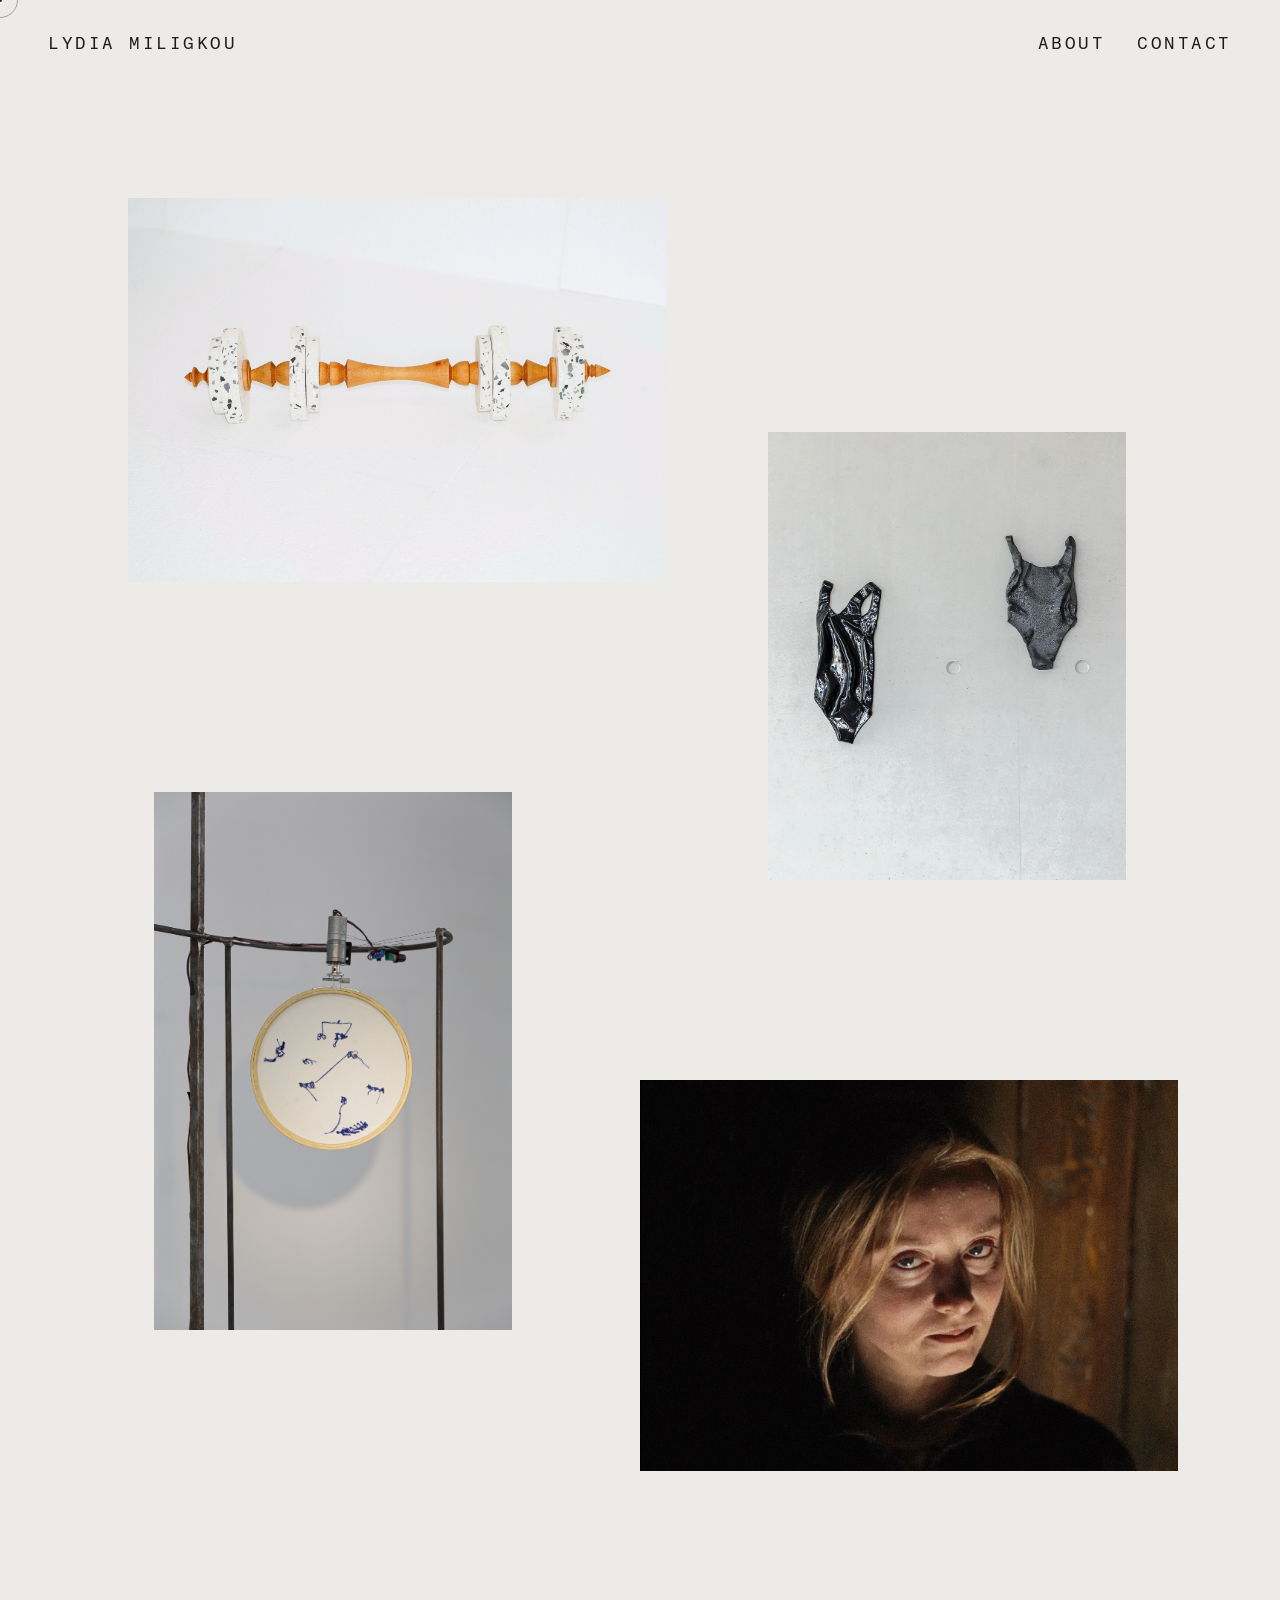
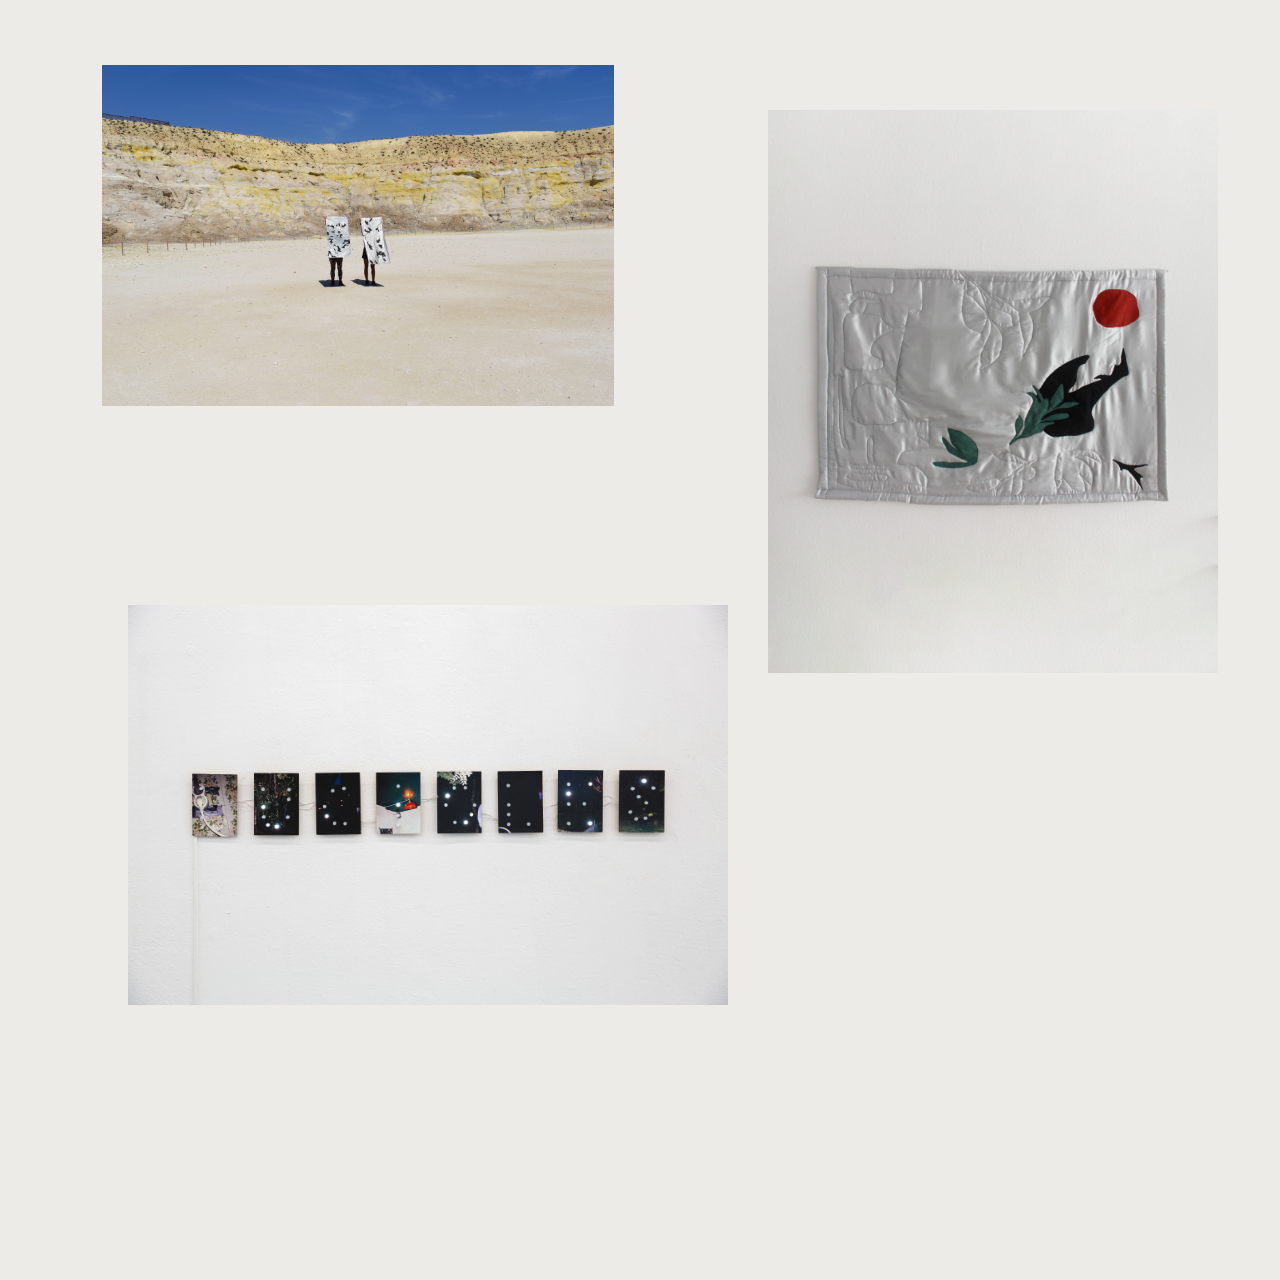
<file: index.html>
<!DOCTYPE html>
<html lang="en">
<head>
<meta charset="UTF-8" />
<meta name="viewport" content="width=device-width, initial-scale=1.0" />
<title>Lydia Miligkou</title>
<link rel="preconnect" href="https://fonts.googleapis.com">
<link rel="preconnect" href="https://fonts.gstatic.com" crossorigin>
<link href="https://fonts.googleapis.com/css2?family=Fragment+Mono:ital@0;1&family=Outfit:wght@300;400&display=swap" rel="stylesheet">
<link rel="stylesheet" href="css/style.css?=v3" />
</head>
<body class="homepage">

<div class="cursor" id="cursor"></div>
<div class="cursor-dot" id="cursorDot"></div>

<header class="site-header">
  <a href="index.html" class="site-title">LYDIA MILIGKOU</a>
  <nav class="site-nav">
    <a href="about.html" class="site-link">ABOUT</a>
    <a href="contact.html" class="site-link">CONTACT</a>
  </nav>
</header>

<main class="canvas">

  <!-- Sweat, lack and elevated grounds -->
  <a href="projects/sweat-lack-elevated-grounds.html" class="artwork artwork--1 hover-zoom">
    <div class="artwork-img-wrap">
      <img src="images/thumbnails/sweat-lack-elevated-grounds.webp" loading="lazy" alt="Sweat, lack and elevated grounds" class="artwork-image">
    </div>
    <div class="artwork-caption">
      <div class="artwork-title">Sweat, lack and elevated grounds</div>
      <div class="artwork-year">2022</div>
    </div>
  </a>

  <!-- How to dive if you're afraid of the whale -->
  <a href="projects/how-to-dive-if-youre-afraid-of-the-whale.html" class="artwork artwork--2 hover-zoom">
    <div class="artwork-img-wrap">
      <img src="images/thumbnails/whale-thumb.webp" loading="lazy" alt="How to dive if you're afraid of the whale" class="artwork-image">
    </div>
    <div class="artwork-caption">
      <div class="artwork-title">How to dive if you're afraid of the whale</div>
      <div class="artwork-year">2023</div>
    </div>
  </a>

  <!-- Still spinning -->
  <a href="projects/still-spinning.html" class="artwork artwork--3 hover-zoom">
    <div class="artwork-img-wrap">
      <img src="images/thumbnails/still-spinning-thumb.webp" loading="lazy" alt="Yes but now I can't speak to you about these things. Let's say everything is over and I am still spinning" class="artwork-image">
    </div>
    <div class="artwork-caption">
      <div class="artwork-title">Yes but now I can't speak to you about these things. Let's say everything is over and I am still spinning</div>
      <div class="artwork-year">2020</div>
    </div>
  </a>

  <!-- But the spasm is chaosmic -->
  <a href="projects/but-the-spasm-is-chaosmic.html" class="artwork artwork--4 hover-zoom">
    <div class="artwork-img-wrap">
      <img src="images/thumbnails/but-the-spasm-is-chaosmic.webp" loading="lazy" alt="But the spasm is chaosmic" class="artwork-image">
    </div>
    <div class="artwork-caption">
      <div class="artwork-title">But the spasm is chaosmic, Suite op.9</div>
      <div class="artwork-year">2020</div>
    </div>
  </a>

  <!-- Endless Greek Summer -->
  <a href="projects/endless-greek-summer.html" class="artwork artwork--5 hover-zoom">
    <div class="artwork-img-wrap">
      <img src="images/thumbnails/endless-greek-summer.webp" loading="lazy" alt="Endless Greek Summer" class="artwork-image">
    </div>
    <div class="artwork-caption">
      <div class="artwork-title">Endless Greek Summer</div>
      <div class="artwork-year">2022</div>
    </div>
  </a>


  <!-- But the sun knows everything there is to know -->
  <a href="projects/but-the-sun-knows-everything-there-is-to-know.html" class="artwork artwork--6 hover-zoom">
    <div class="artwork-img-wrap">
      <img src="images/thumbnails/but-the-sun-knows-everything-there-is-to-know.webp" loading="lazy" alt="But the sun knows everything there is to know" class="artwork-image">
    </div>
    <div class="artwork-caption">
      <div class="artwork-title">But the sun knows everything there is to know</div>
      <div class="artwork-year">2025</div>
    </div>
  </a>

  <!-- Fireflies have survived -->
  <a href="projects/fireflies-have-survived.html" class="artwork artwork--7 hover-zoom">
    <div class="artwork-img-wrap">
      <img src="images/thumbnails/fireflies-have-survived.webp" loading="lazy" alt="Fireflies have survived" class="artwork-image">
    </div>
    <div class="artwork-caption">
      <div class="artwork-title">Fireflies have survived</div>
      <div class="artwork-year">2019</div>
    </div>
  </a>

</main>

<script src="js/main.js" defer></script>

</body>
</html>
</file>
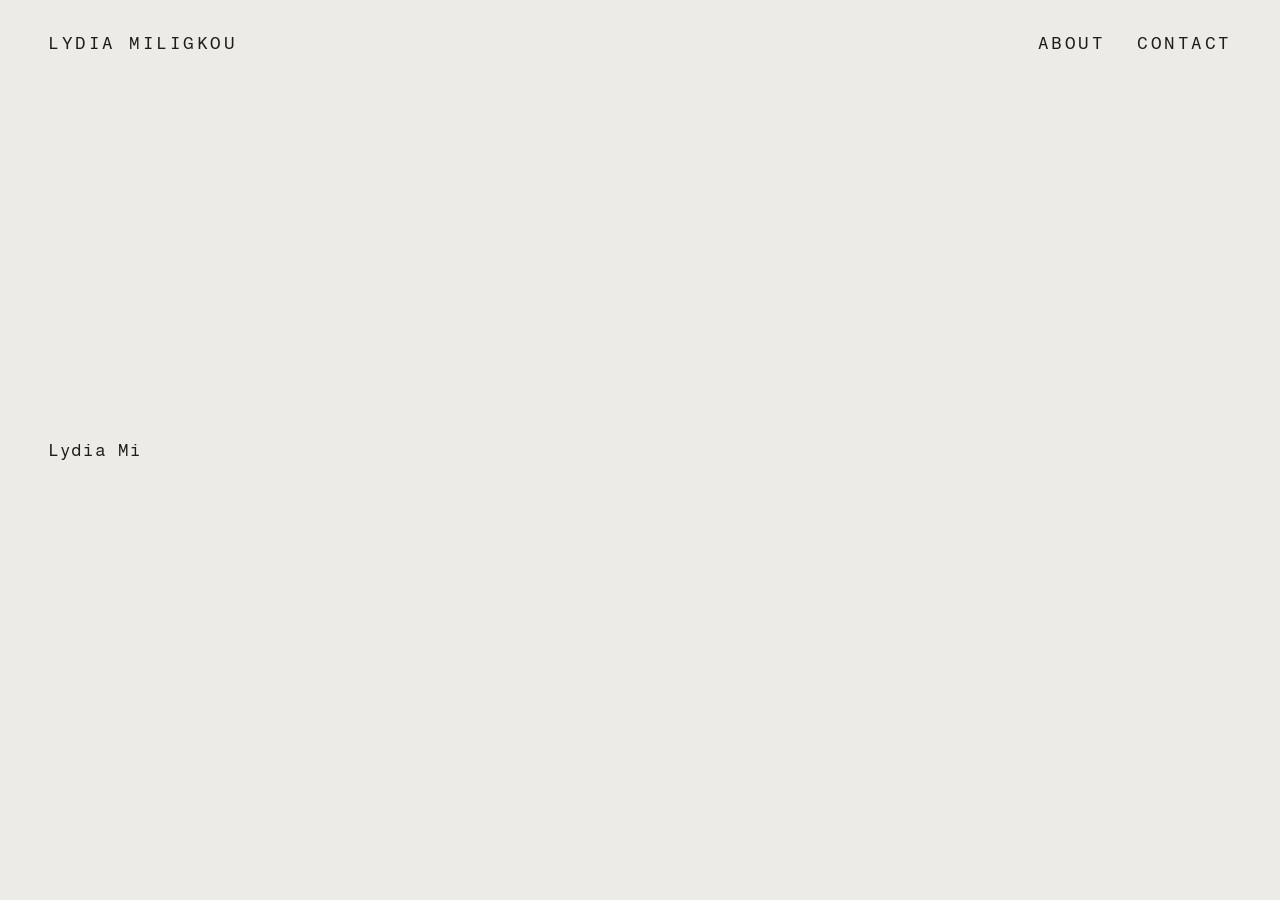
<file: about.html>
<!DOCTYPE html>
<html lang="en">
<head>
<meta charset="UTF-8">
<meta name="viewport" content="width=device-width, initial-scale=1.0">
<title>About — Lydia Miligkou</title>
<link rel="preconnect" href="https://fonts.googleapis.com">
<link rel="preconnect" href="https://fonts.gstatic.com" crossorigin>
<link href="https://fonts.googleapis.com/css2?family=Fragment+Mono:ital@0;1&family=Outfit:wght@300;400&display=swap" rel="stylesheet">
<link rel="stylesheet" href="css/style.css">
</head>
<body class="about-page">

<header class="site-header">
  <a href="index.html" class="site-title">LYDIA MILIGKOU</a>
  <nav class="site-nav">
    <a href="about.html" class="site-link">ABOUT</a>
    <a href="contact.html" class="site-link">CONTACT</a>
  </nav>
</header>

<main class="about-main">
  <p class="about-text" id="aboutText"></p>
</main>

<script src="js/about.js" defer></script>

</body>
</html>
</file>
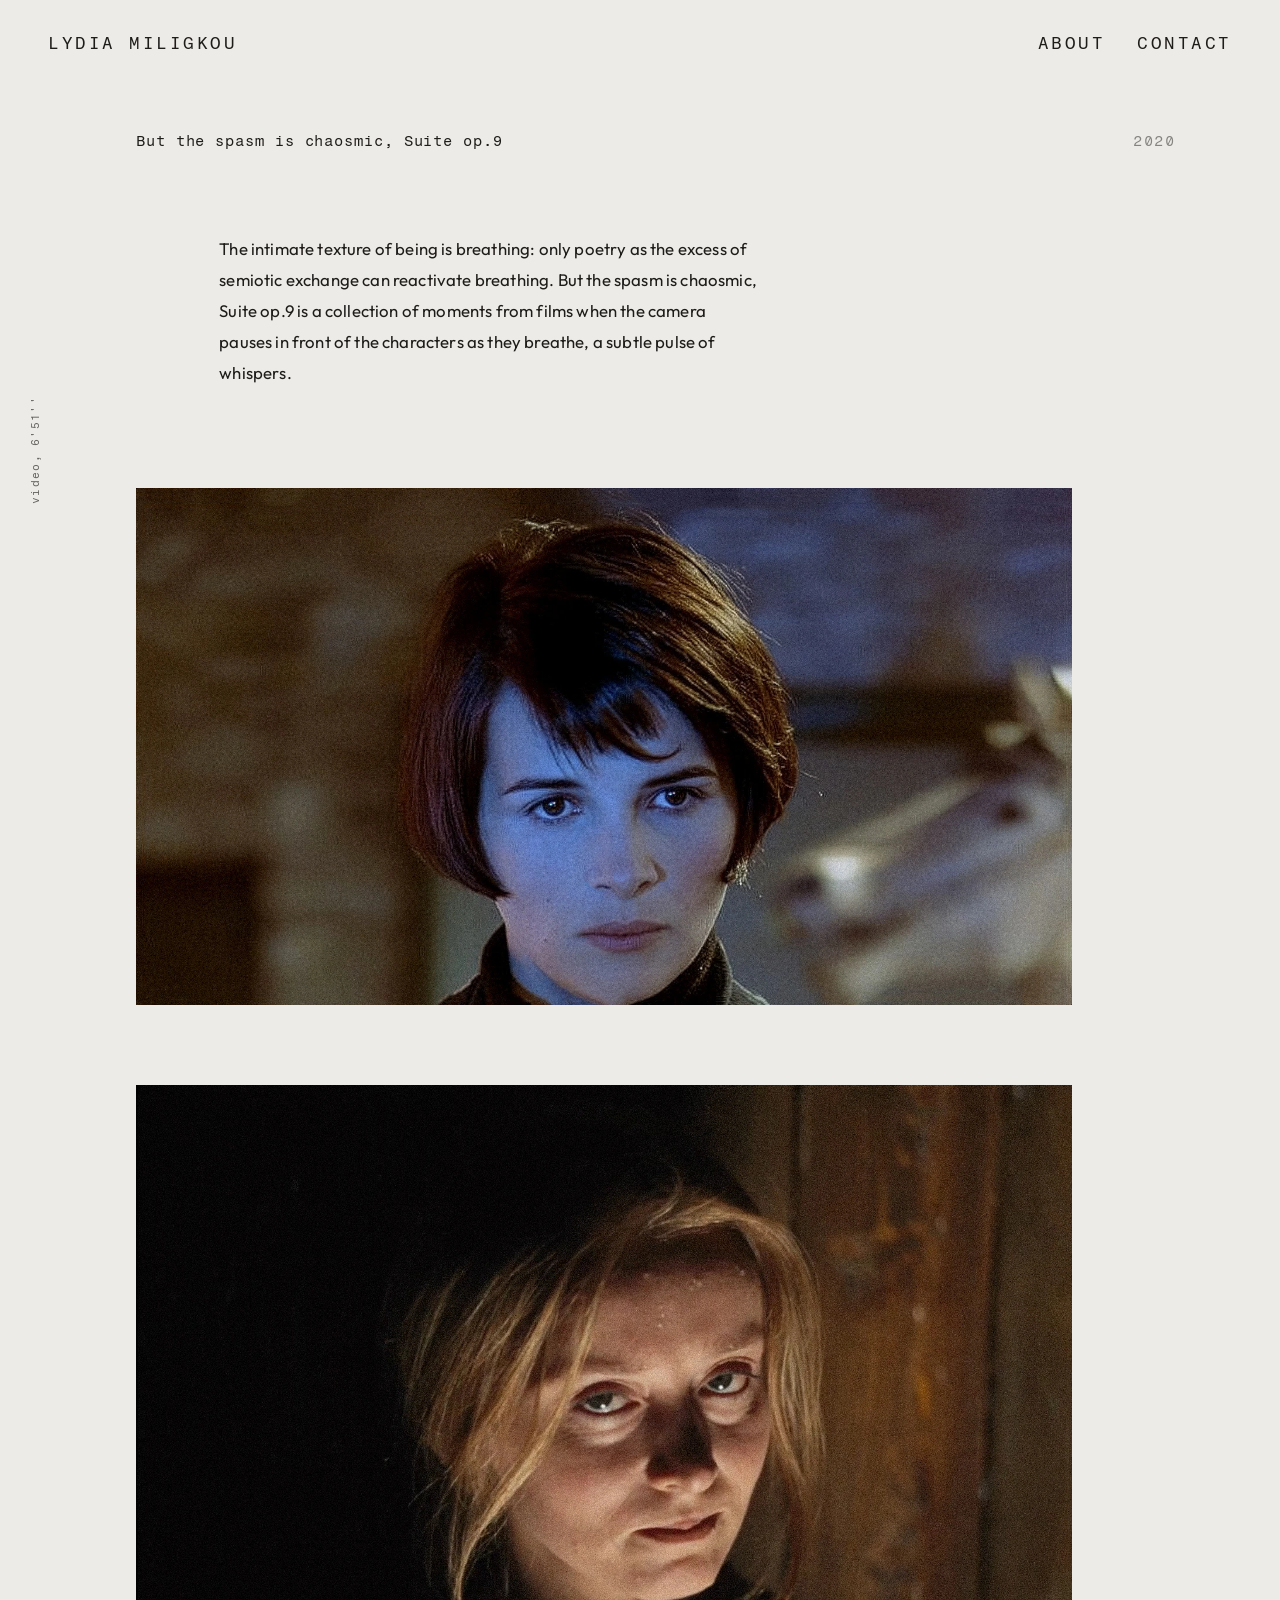
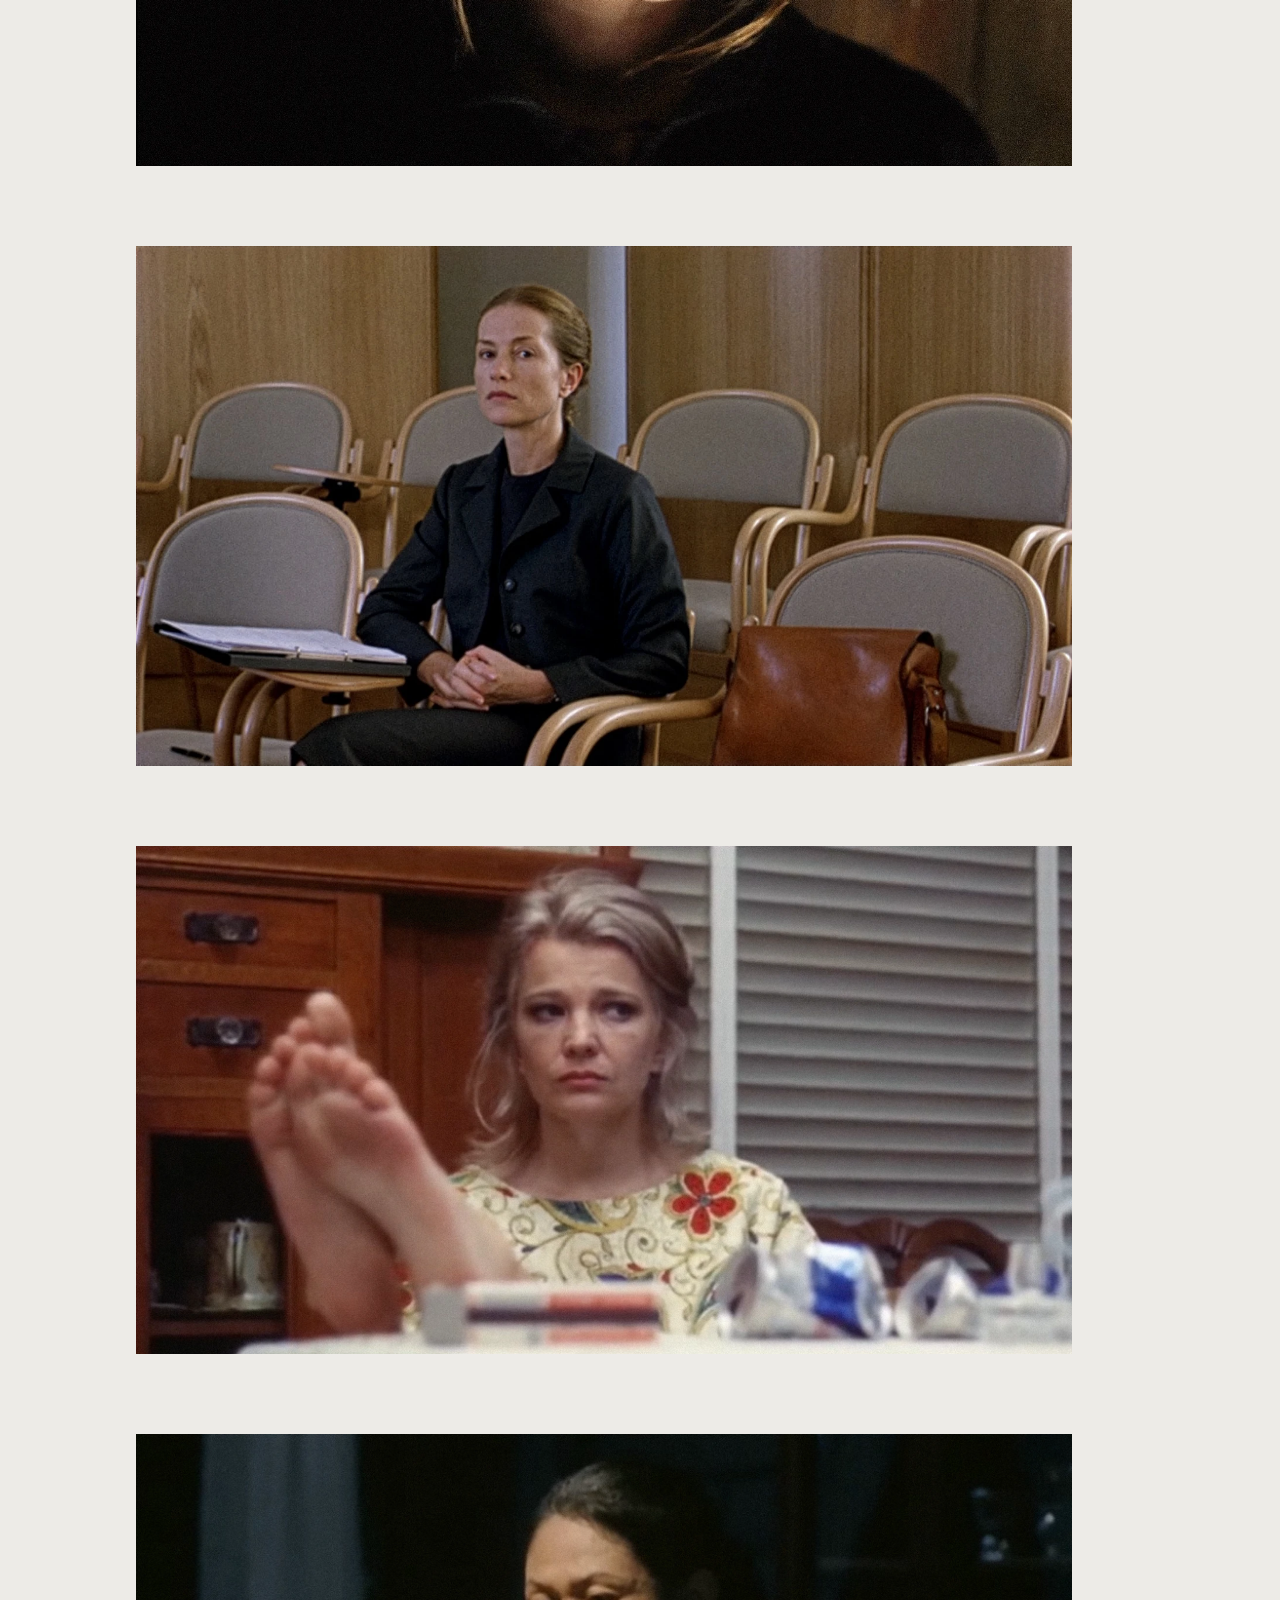
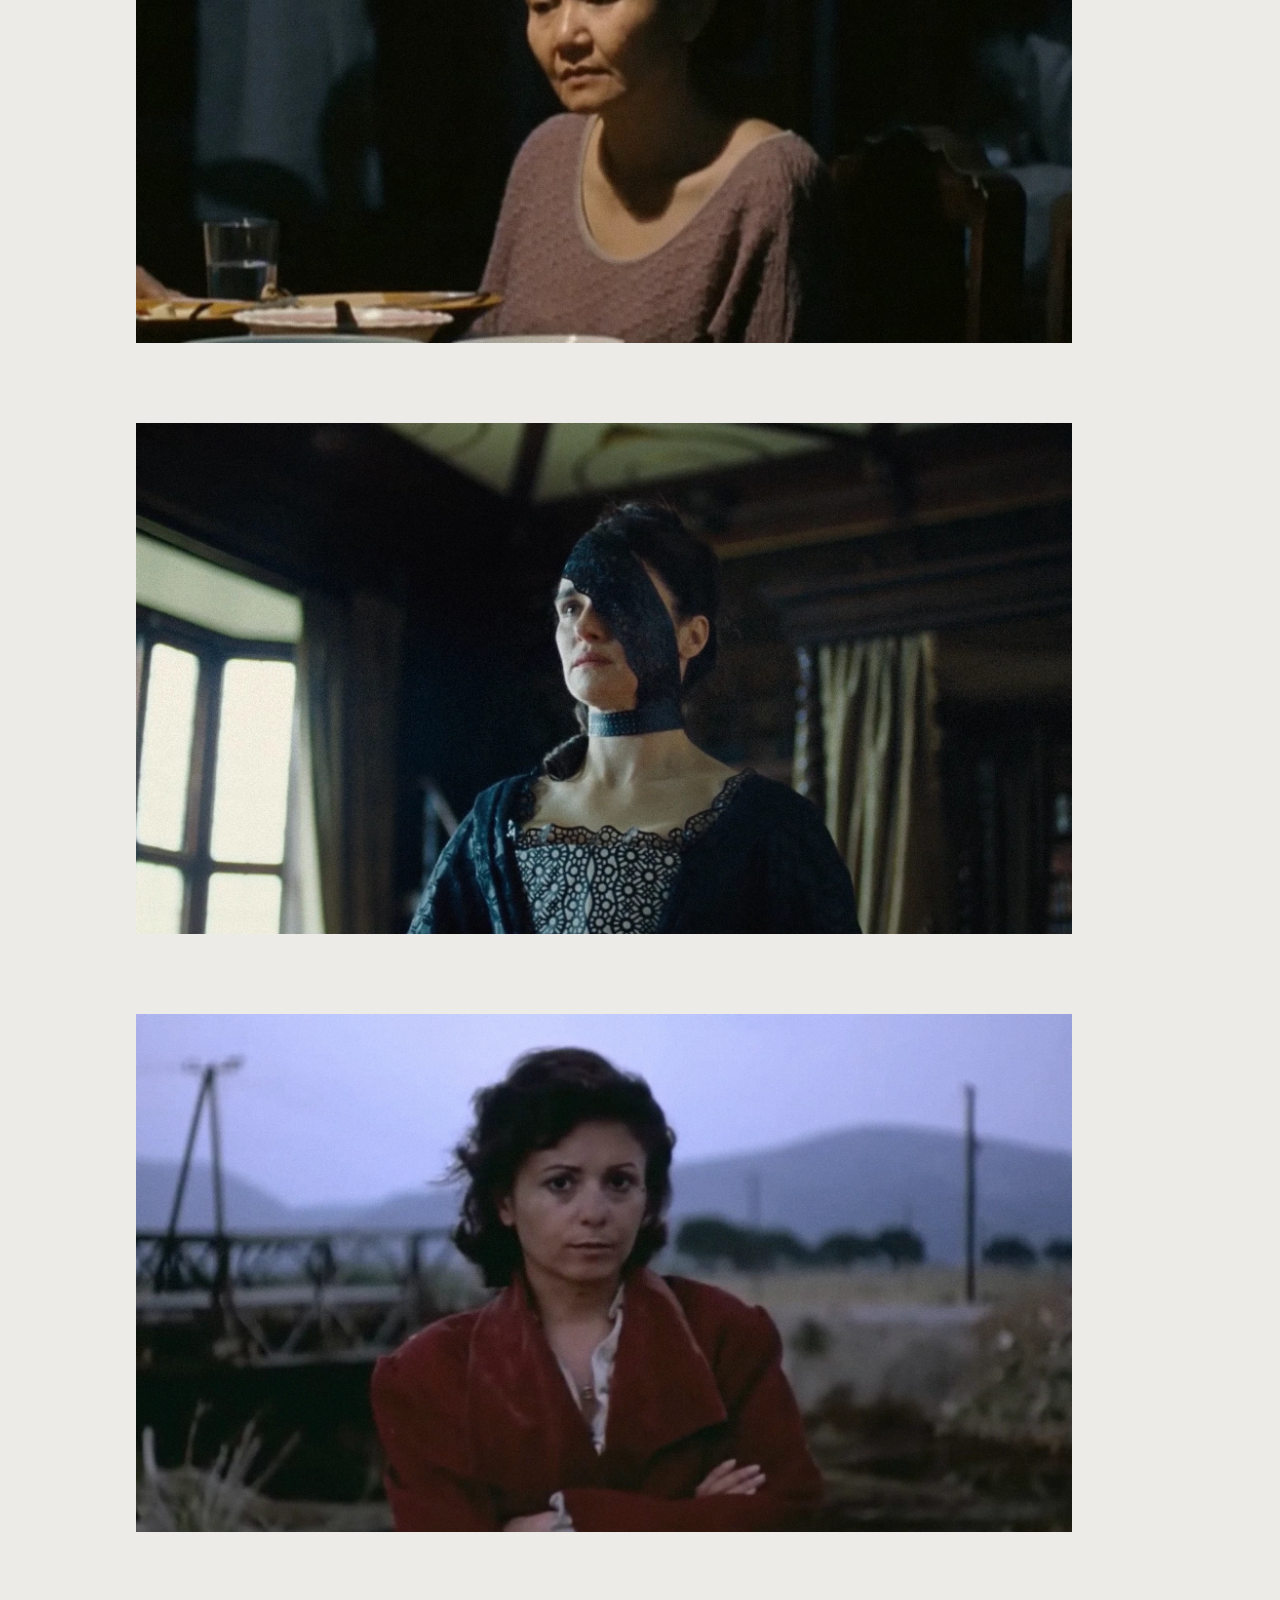
<file: projects/but-the-spasm-is-chaosmic.html>
<!DOCTYPE html>
<html lang="en">
<head>
<meta charset="UTF-8">
<meta name="viewport" content="width=device-width, initial-scale=1.0">
<title>But the spasm is chaosmic, Suite op.9</title>
<link rel="preconnect" href="https://fonts.googleapis.com">
<link rel="preconnect" href="https://fonts.gstatic.com" crossorigin>
<link href="https://fonts.googleapis.com/css2?family=Fragment+Mono:ital@0;1&family=Outfit:wght@300;400&display=swap" rel="stylesheet">
<link rel="stylesheet" href="../css/style.css">
</head>
<body class="project-page">

<header class="site-header">
  <a href="../index.html" class="site-title">LYDIA MILIGKOU</a>
  <nav class="site-nav">
    <a href="../about.html" class="site-link">ABOUT</a>
    <a href="../contact.html" class="site-link">CONTACT</a>
  </nav>
</header>

<aside class="project-sidebar">
  <div class="project-sidebar-inner">
    <span class="project-material">video, 6'51''</span>
  </div>
</aside>

<main class="project">

  <div class="project-header">
    <h1 class="project-title">But the spasm is chaosmic, Suite op.9</h1>
    <span class="project-year">2020</span>
  </div>
  <p class="project-meta-mobile">video<br>6'51''</p>

  <section class="project-text">
    <p>The intimate texture of being is breathing: only poetry as the excess of semiotic exchange can reactivate breathing. But the spasm is chaosmic, Suite op.9 is a collection of moments from films when the camera pauses in front of the characters as they breathe, a subtle pulse of whispers.</p>
  </section>

  <div class="project-images">
    <div class="project-image pi--wide">
      <img loading="lazy" src="../images/projects/but-the-spasm-is-chaosmic/01.webp" alt="">
    </div>
    <div class="project-image pi--wide">
      <img loading="lazy" src="../images/projects/but-the-spasm-is-chaosmic/02.webp" alt="">
    </div>
    <div class="project-image pi--wide">
      <img loading="lazy" src="../images/projects/but-the-spasm-is-chaosmic/03.webp" alt="">
    </div>
    <div class="project-image pi--wide">
      <img loading="lazy" src="../images/projects/but-the-spasm-is-chaosmic/04.webp" alt="">
    </div>
    <div class="project-image pi--wide">
      <img loading="lazy" src="../images/projects/but-the-spasm-is-chaosmic/05.webp" alt="">
    </div>
    <div class="project-image pi--wide">
      <img loading="lazy" src="../images/projects/but-the-spasm-is-chaosmic/06.webp" alt="">
    </div>
    <div class="project-image pi--wide">
      <img loading="lazy" src="../images/projects/but-the-spasm-is-chaosmic/07.webp" alt="">
    </div>
  </div>

</main>

</body>
</html>
</file>
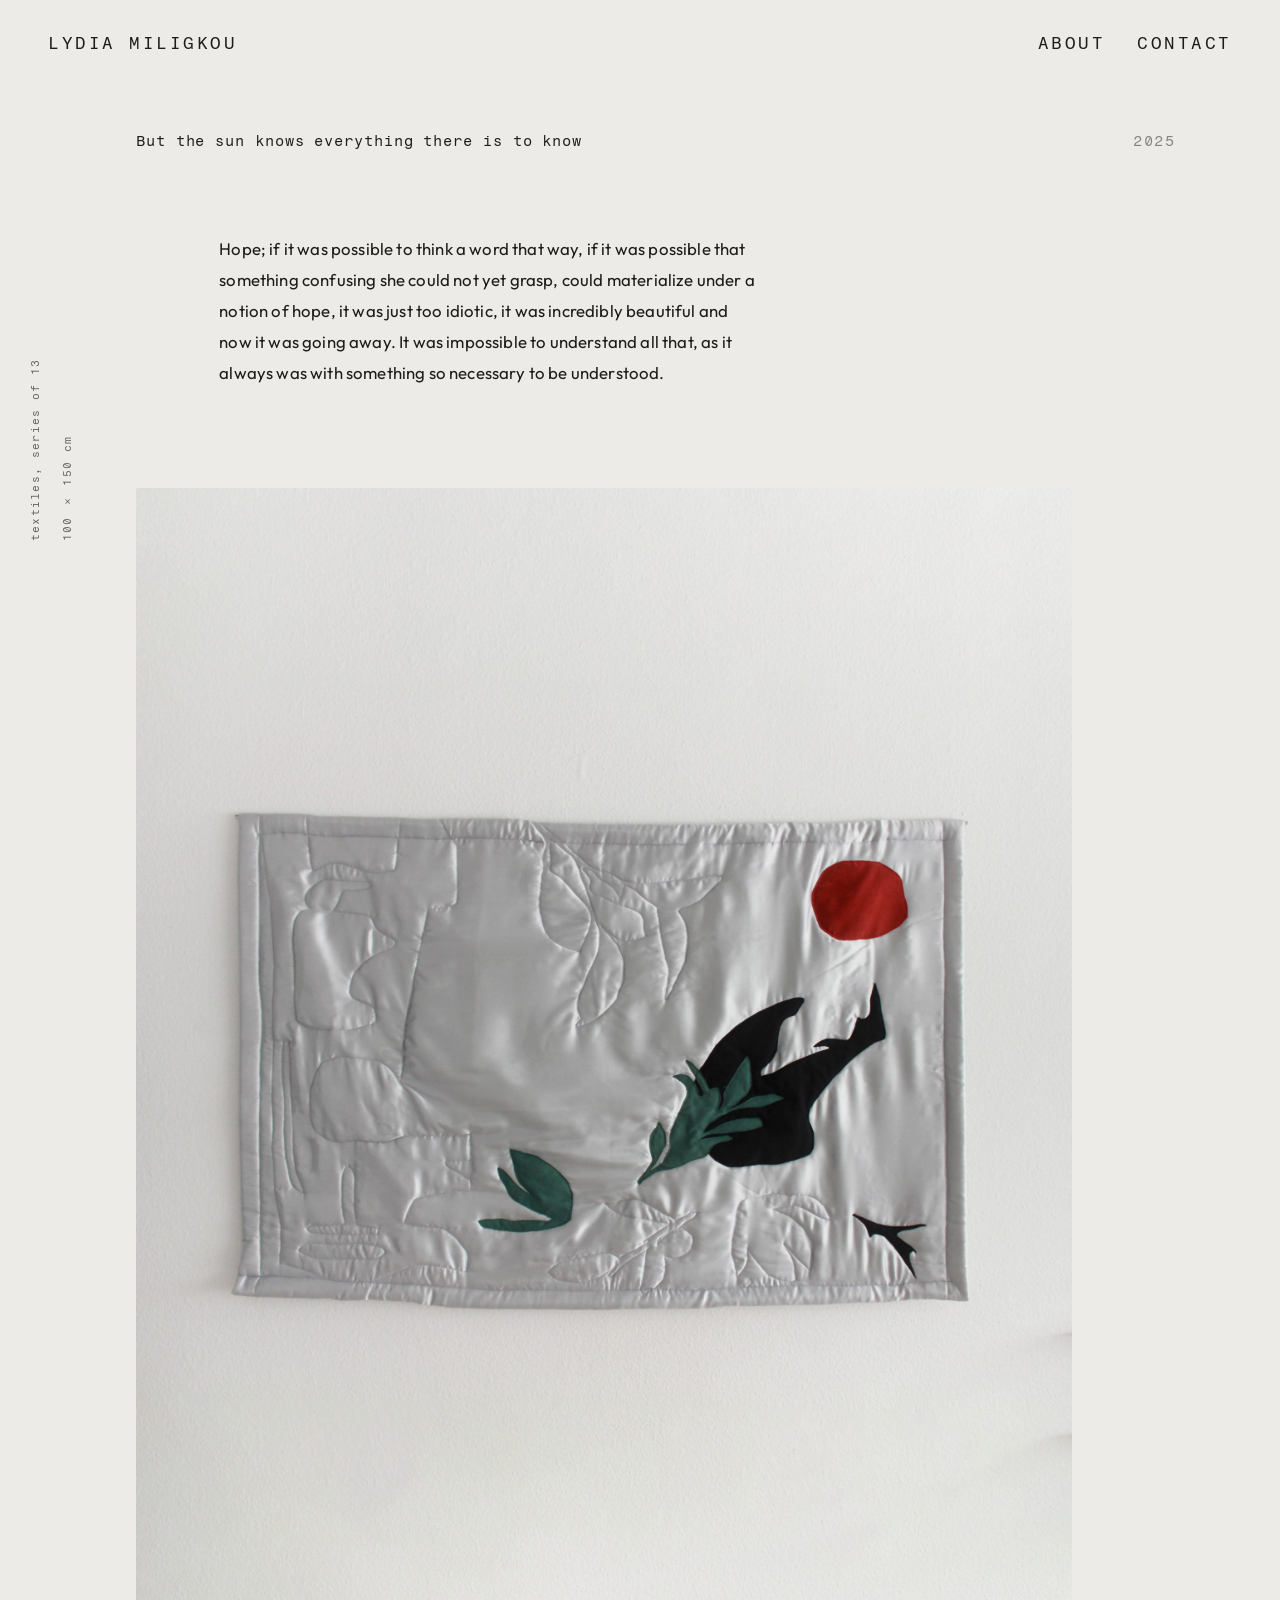
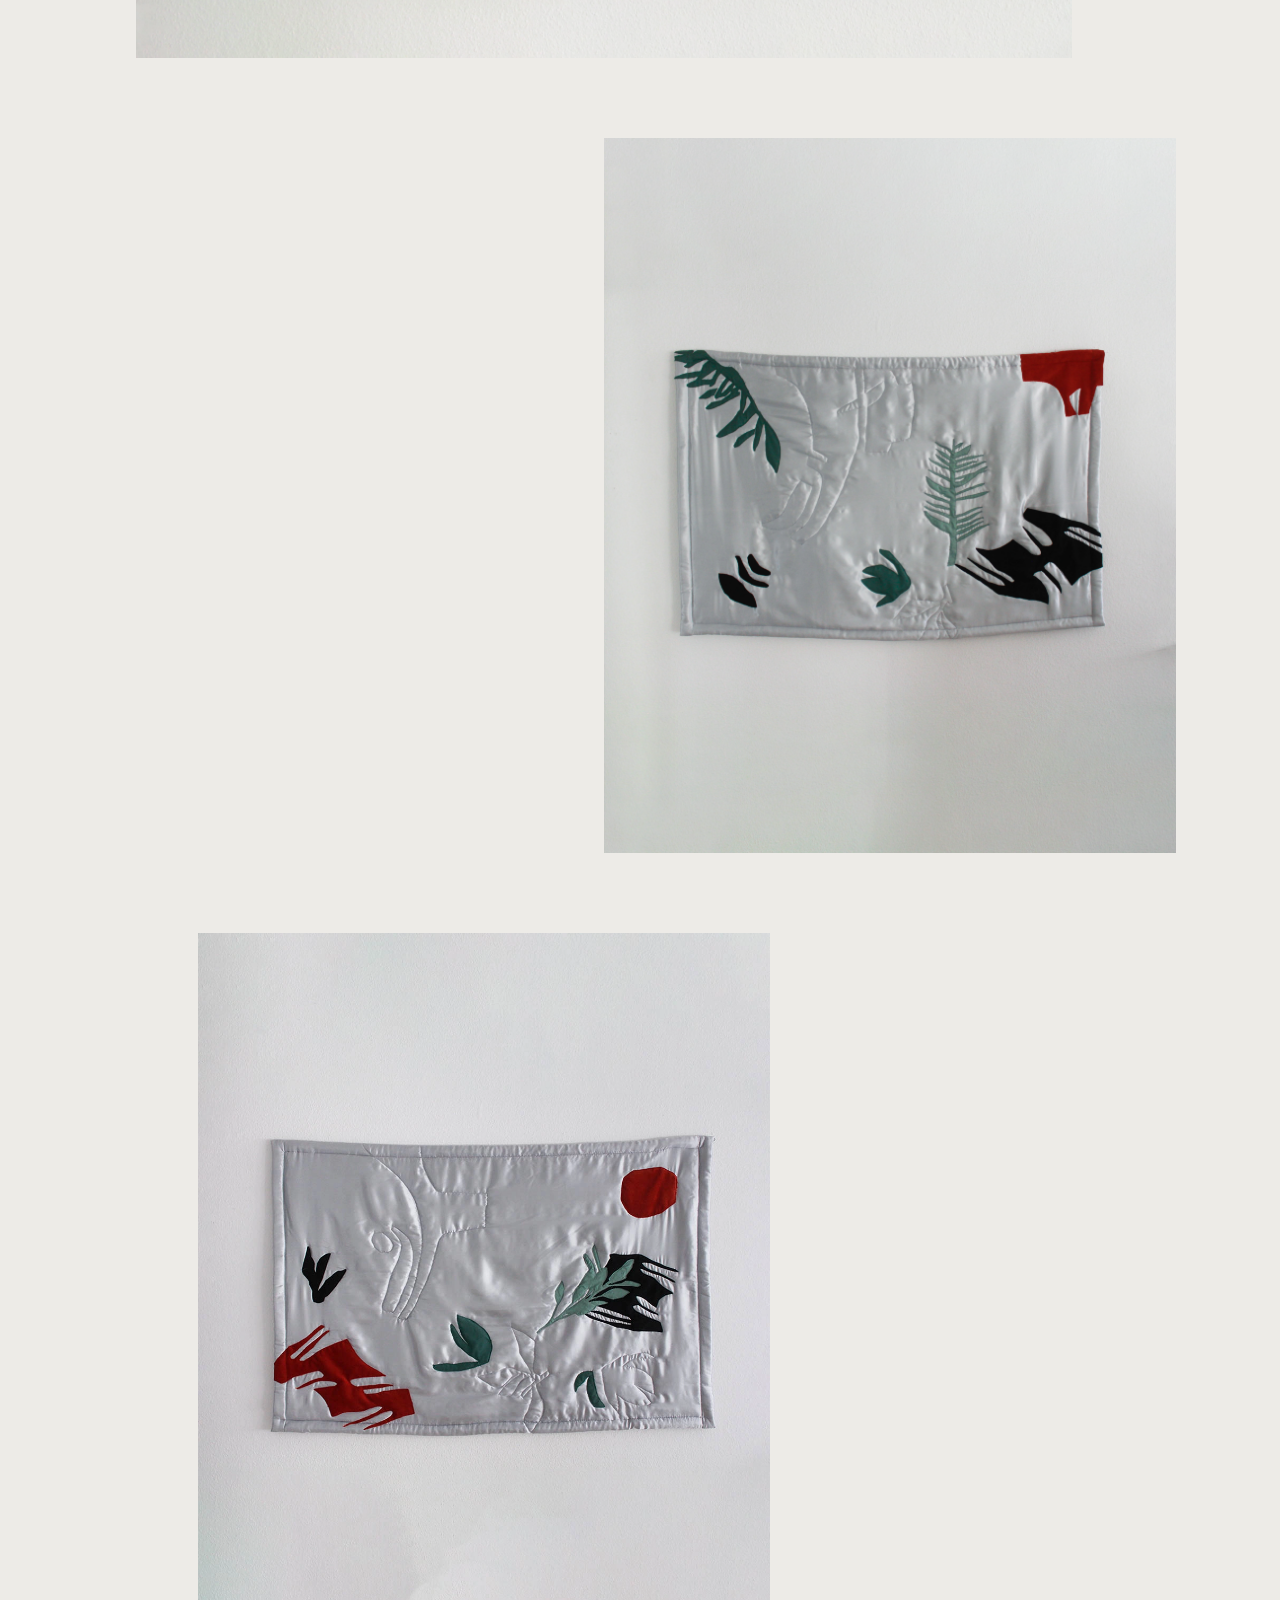
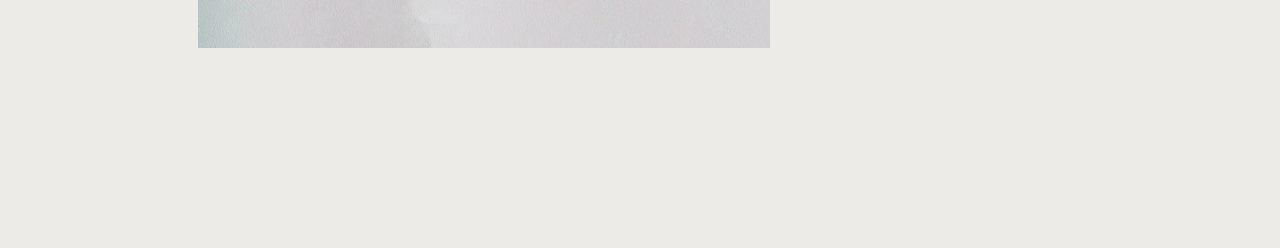
<file: projects/but-the-sun-knows-everything-there-is-to-know.html>
<!DOCTYPE html>
<html lang="en">
<head>
<meta charset="UTF-8">
<meta name="viewport" content="width=device-width, initial-scale=1.0">
<title>But the sun knows everything there is to know</title>
<link rel="preconnect" href="https://fonts.googleapis.com">
<link rel="preconnect" href="https://fonts.gstatic.com" crossorigin>
<link href="https://fonts.googleapis.com/css2?family=Fragment+Mono:ital@0;1&family=Outfit:wght@300;400&display=swap" rel="stylesheet">
<link rel="stylesheet" href="../css/style.css">
</head>
<body class="project-page">

<header class="site-header">
  <a href="../index.html" class="site-title">LYDIA MILIGKOU</a>
  <nav class="site-nav">
    <a href="../about.html" class="site-link">ABOUT</a>
    <a href="../contact.html" class="site-link">CONTACT</a>
  </nav>
</header>

<aside class="project-sidebar">
  <div class="project-sidebar-inner">
    <span class="project-material">textiles, series of 13</span>
    <span class="project-dimensions">100 × 150 cm</span>
  </div>
</aside>

<main class="project">

  <div class="project-header">
    <h1 class="project-title">But the sun knows everything there is to know</h1>
    <span class="project-year">2025</span>
  </div>
  <p class="project-meta-mobile">textiles, series of 13<br>100 × 150 cm</p>

  <section class="project-text">
    <p>Hope; if it was possible to think a word that way, if it was possible that something confusing she could not yet grasp, could materialize under a notion of hope, it was just too idiotic, it was incredibly beautiful and now it was going away. It was impossible to understand all that, as it always was with something so necessary to be understood.</p>
  </section>

  <div class="project-images">
    <div class="project-image pi--wide">
      <img loading="lazy" src="../images/projects/but-the-sun-knows-everything-there-is-to-know/02.webp" alt="">
    </div>
    <div class="project-image pi--medium pi--right">
      <img loading="lazy" src="../images/projects/but-the-sun-knows-everything-there-is-to-know/03.webp" alt="">
    </div>
    <div class="project-image pi--medium pi--left">
      <img loading="lazy" src="../images/projects/but-the-sun-knows-everything-there-is-to-know/04.webp" alt="">
    </div>
  </div>

</main>

</body>
</html>
</file>
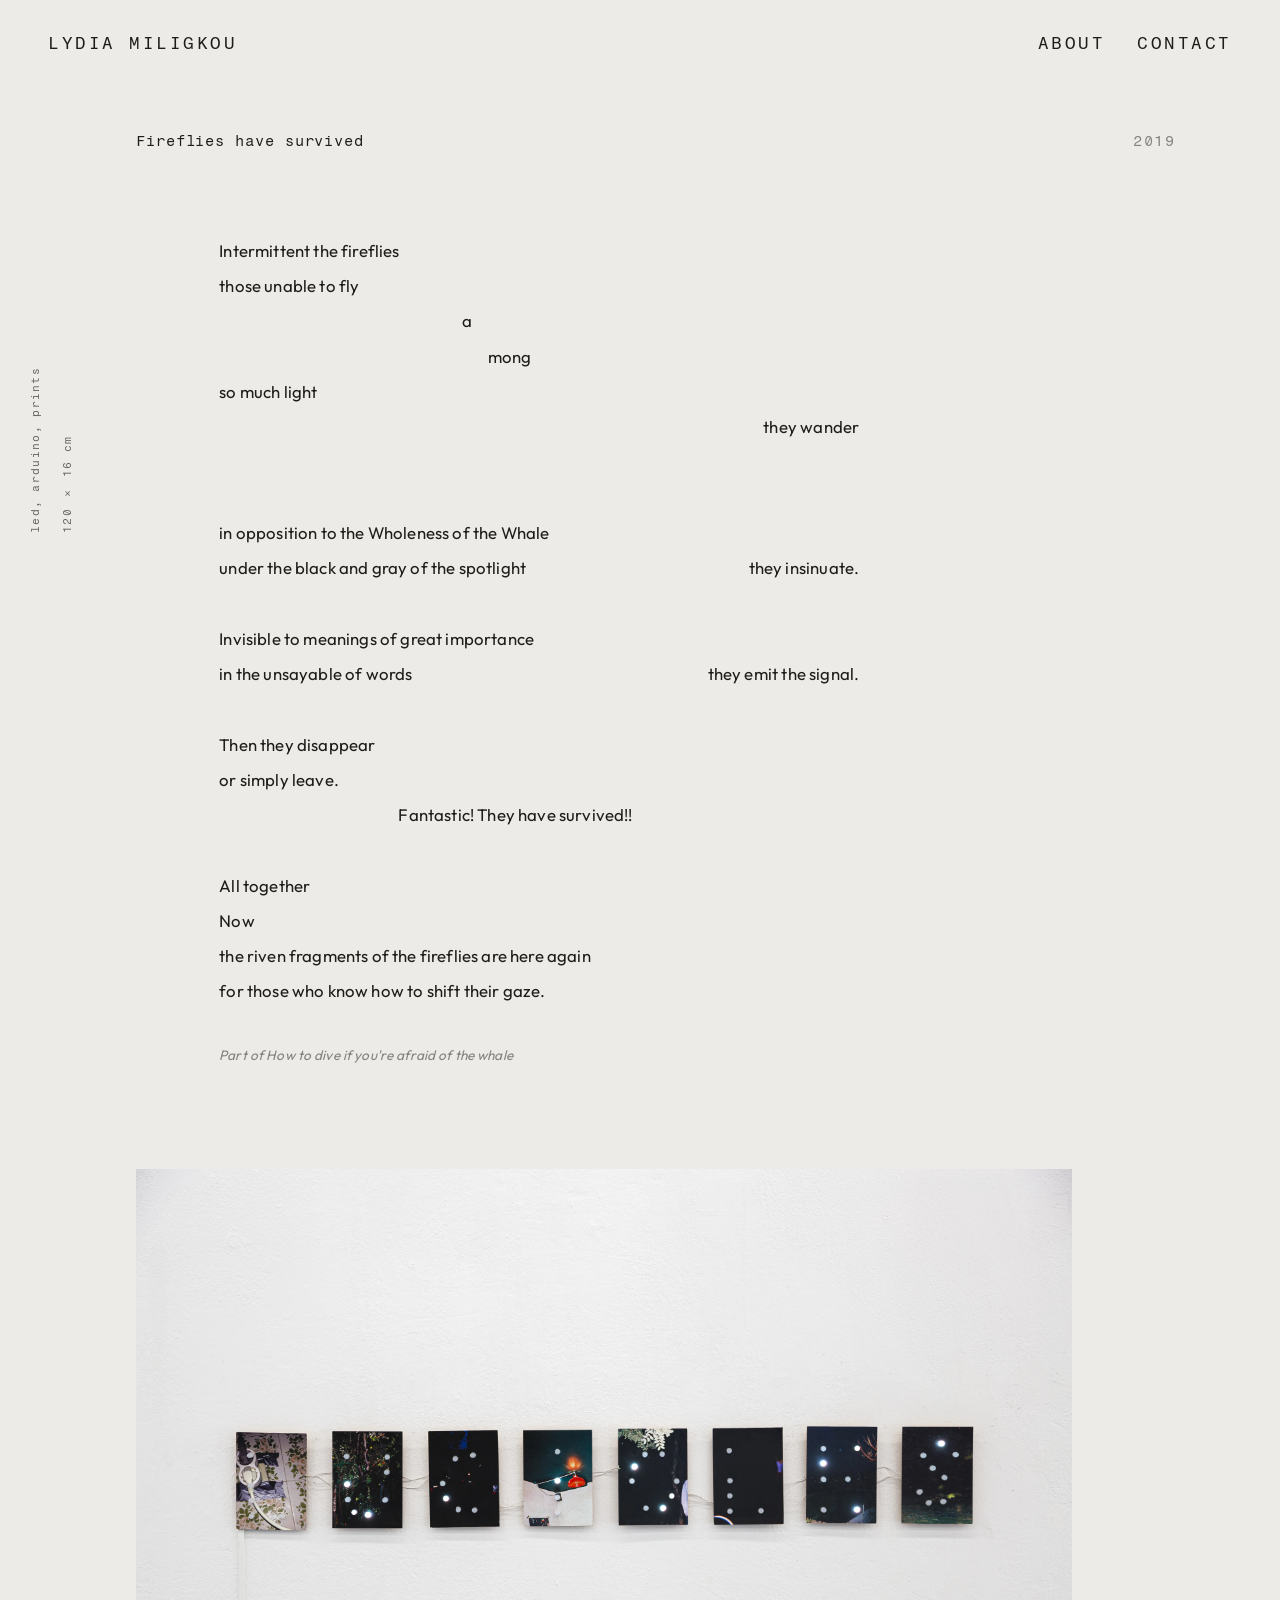
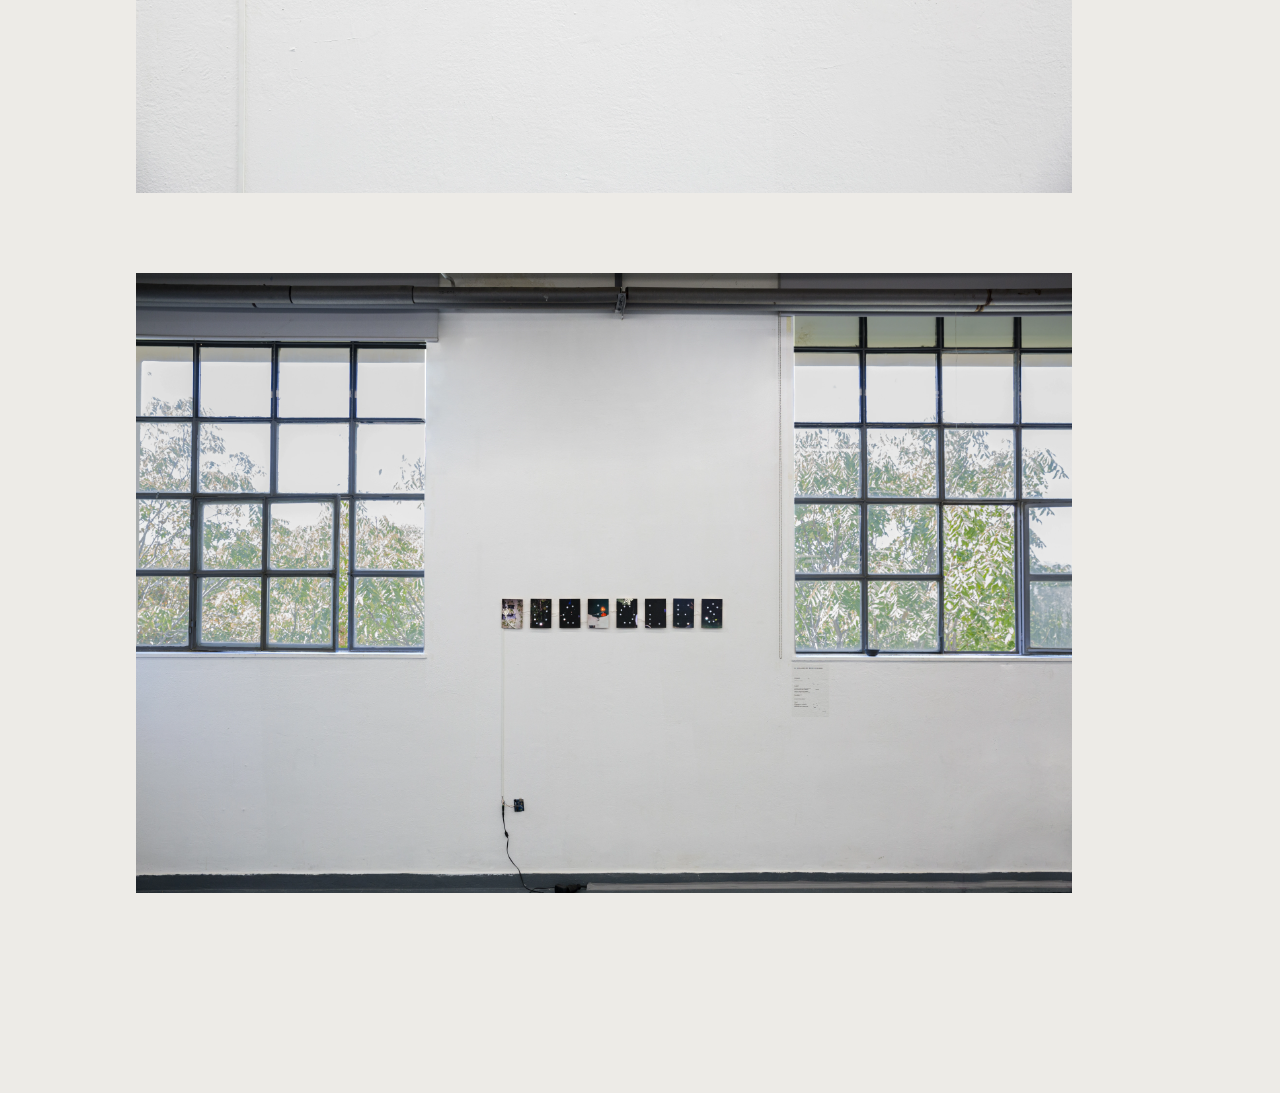
<file: projects/fireflies-have-survived.html>
<!DOCTYPE html>
<html lang="en">
<head>
<meta charset="UTF-8">
<meta name="viewport" content="width=device-width, initial-scale=1.0">
<title>Fireflies have survived</title>
<link rel="preconnect" href="https://fonts.googleapis.com">
<link rel="preconnect" href="https://fonts.gstatic.com" crossorigin>
<link href="https://fonts.googleapis.com/css2?family=Fragment+Mono:ital@0;1&family=Outfit:wght@300;400&display=swap" rel="stylesheet">
<link rel="stylesheet" href="../css/style.css">
</head>
<body class="project-page">

<header class="site-header">
  <a href="../index.html" class="site-title">LYDIA MILIGKOU</a>
  <nav class="site-nav">
    <a href="../about.html" class="site-link">ABOUT</a>
    <a href="../contact.html" class="site-link">CONTACT</a>
  </nav>
</header>

<aside class="project-sidebar">
  <div class="project-sidebar-inner">
    <span class="project-material">led, arduino, prints</span>
    <span class="project-dimensions">120 × 16 cm</span>
  </div>
</aside>

<main class="project">

  <div class="project-header">
    <h1 class="project-title">Fireflies have survived</h1>
    <span class="project-year">2019</span>
  </div>
  <p class="project-meta-mobile">led, arduino, prints<br>120 × 16 cm</p>

  <section class="project-text fireflies-text">
    <p>Intermittent the fireflies<br>
    those unable to fly<br>
    <span class="ft-indent-1">a</span><br>
    <span class="ft-indent-2">mong</span><br>
    so much light<br>
    <span class="ft-right">they wander</span><br>
    <br>
    in opposition to the Wholeness of the Whale<br>
    under the black and gray of the spotlight <span class="ft-right-inline">they insinuate.</span><br>
    <br>
    Invisible to meanings of great importance<br>
    in the unsayable of words <span class="ft-right-inline">they emit the signal.</span><br>
    <br>
    Then they disappear<br>
    or simply leave.<br>
    <span class="ft-indent-3">Fantastic! They have survived!!</span><br>
    <br>
    All together<br>
    Now<br>
    the riven fragments of the fireflies are here again<br>
    for those who know how to shift their gaze.</p>
    <p class="ft-sub"><em>Part of How to dive if you're afraid of the whale</em></p>
  </section>

  <div class="project-images">
    <div class="project-image pi--wide">
      <img loading="lazy" src="../images/projects/fireflies-have-survived/02.webp" alt="">
    </div>
    <div class="project-image pi--wide">
      <img loading="lazy" src="../images/projects/fireflies-have-survived/01.webp" alt="">
    </div>
  </div>

</main>

</body>
</html>
</file>
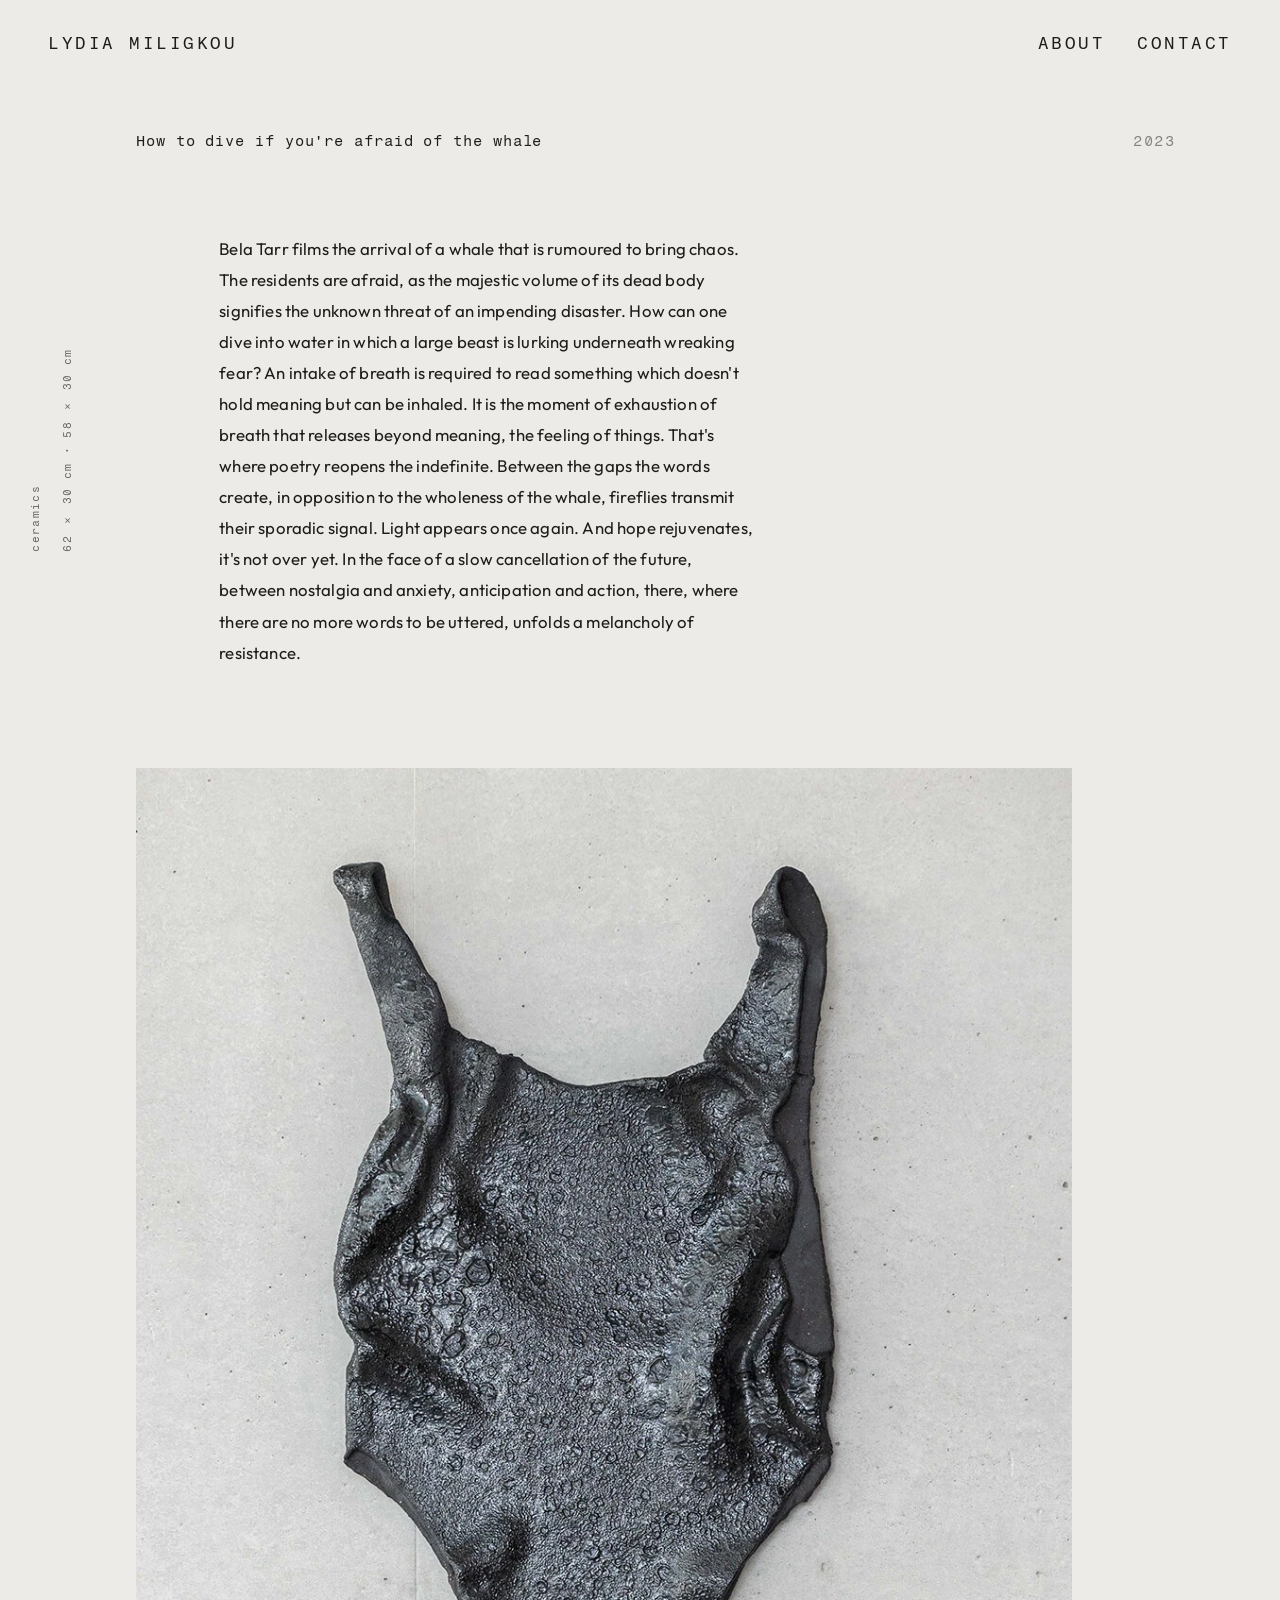
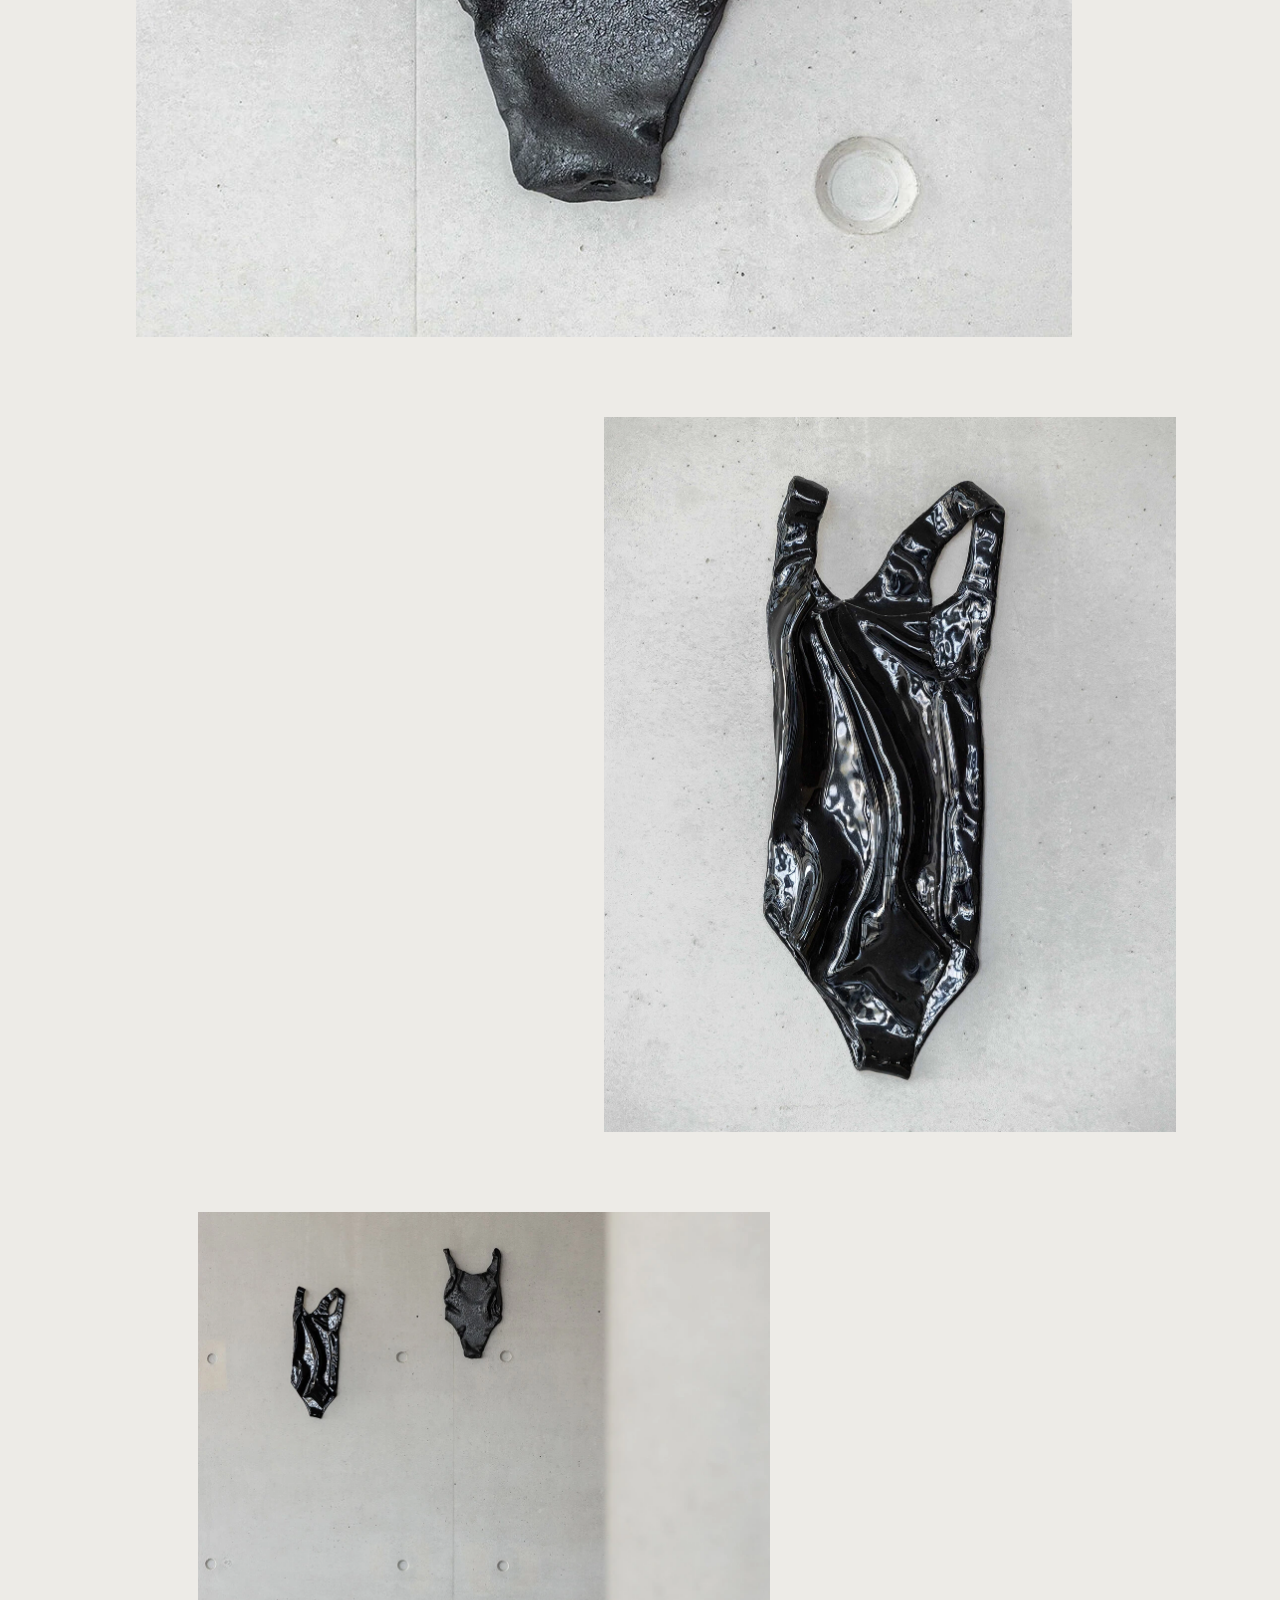
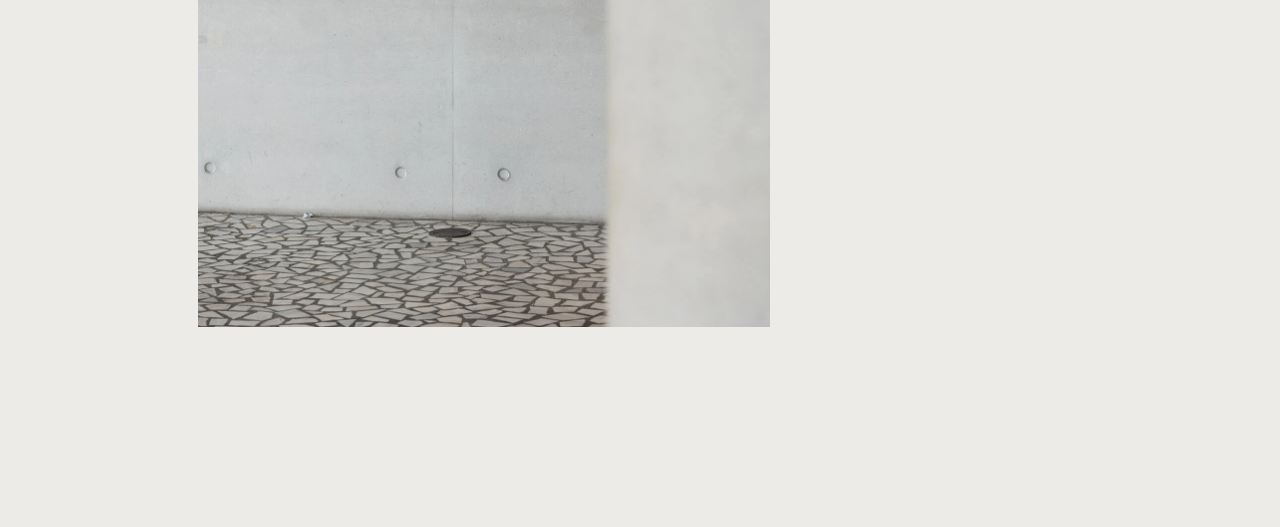
<file: projects/how-to-dive-if-youre-afraid-of-the-whale.html>
<!DOCTYPE html>
<html lang="en">
<head>
<meta charset="UTF-8">
<meta name="viewport" content="width=device-width, initial-scale=1.0">
<title>How to dive if you're afraid of the whale</title>
<link rel="preconnect" href="https://fonts.googleapis.com">
<link rel="preconnect" href="https://fonts.gstatic.com" crossorigin>
<link href="https://fonts.googleapis.com/css2?family=Fragment+Mono:ital@0;1&family=Outfit:wght@300;400&display=swap" rel="stylesheet">
<link rel="stylesheet" href="../css/style.css">
</head>
<body class="project-page">

<header class="site-header">
  <a href="../index.html" class="site-title">LYDIA MILIGKOU</a>
  <nav class="site-nav">
    <a href="../about.html" class="site-link">ABOUT</a>
    <a href="../contact.html" class="site-link">CONTACT</a>
  </nav>
</header>

<aside class="project-sidebar">
  <div class="project-sidebar-inner">
    <span class="project-material">ceramics</span>
    <span class="project-dimensions">62 × 30 cm · 58 × 30 cm</span>
  </div>
</aside>

<main class="project">

  <div class="project-header">
    <h1 class="project-title">How to dive if you're afraid of the whale</h1>
    <span class="project-year">2023</span>
  </div>
    <p class="project-meta-mobile">ceramics<br>62 × 30 cm · 58 × 30 cm</p>

  <section class="project-text">
    <p>Bela Tarr films the arrival of a whale that is rumoured to bring chaos. The residents are afraid, as the majestic volume of its dead body signifies the unknown threat of an impending disaster. How can one dive into water in which a large beast is lurking underneath wreaking fear? An intake of breath is required to read something which doesn't hold meaning but can be inhaled. It is the moment of exhaustion of breath that releases beyond meaning, the feeling of things. That's where poetry reopens the indefinite. Between the gaps the words create, in opposition to the wholeness of the whale, fireflies transmit their sporadic signal. Light appears once again. And hope rejuvenates, it's not over yet. In the face of a slow cancellation of the future, between nostalgia and anxiety, anticipation and action, there, where there are no more words to be uttered, unfolds a melancholy of resistance.</p>
  </section>

  <div class="project-images">
    <div class="project-image pi--wide">
      <img loading="lazy" src="../images/projects/how-to-dive-if-youre-afraid-of-the-whale/01.webp" alt="">
    </div>
    <div class="project-image pi--medium pi--right">
      <img loading="lazy" src="../images/projects/how-to-dive-if-youre-afraid-of-the-whale/02.webp" alt="">
    </div>
    <div class="project-image pi--medium pi--left">
      <img loading="lazy" src="../images/projects/how-to-dive-if-youre-afraid-of-the-whale/03.webp" alt="">
    </div>
  </div>

</main>

</body>
</html>
</file>
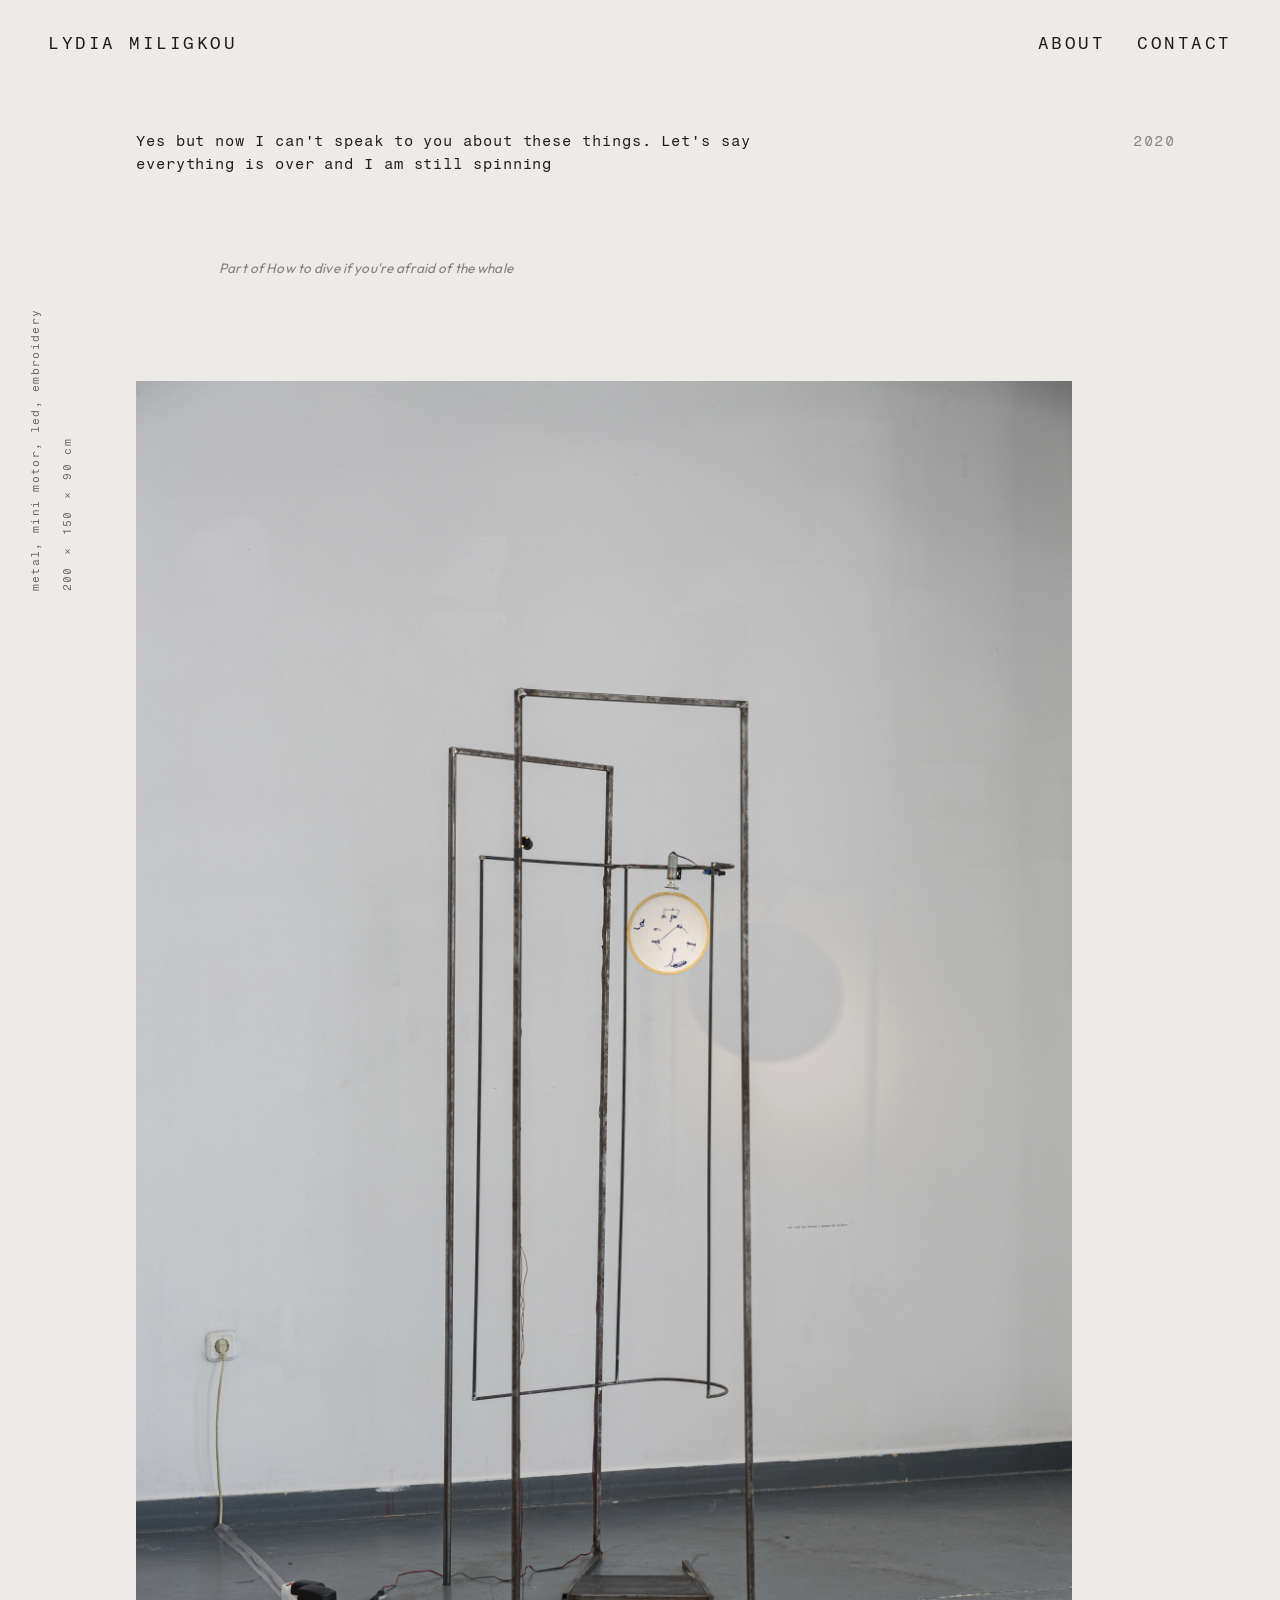
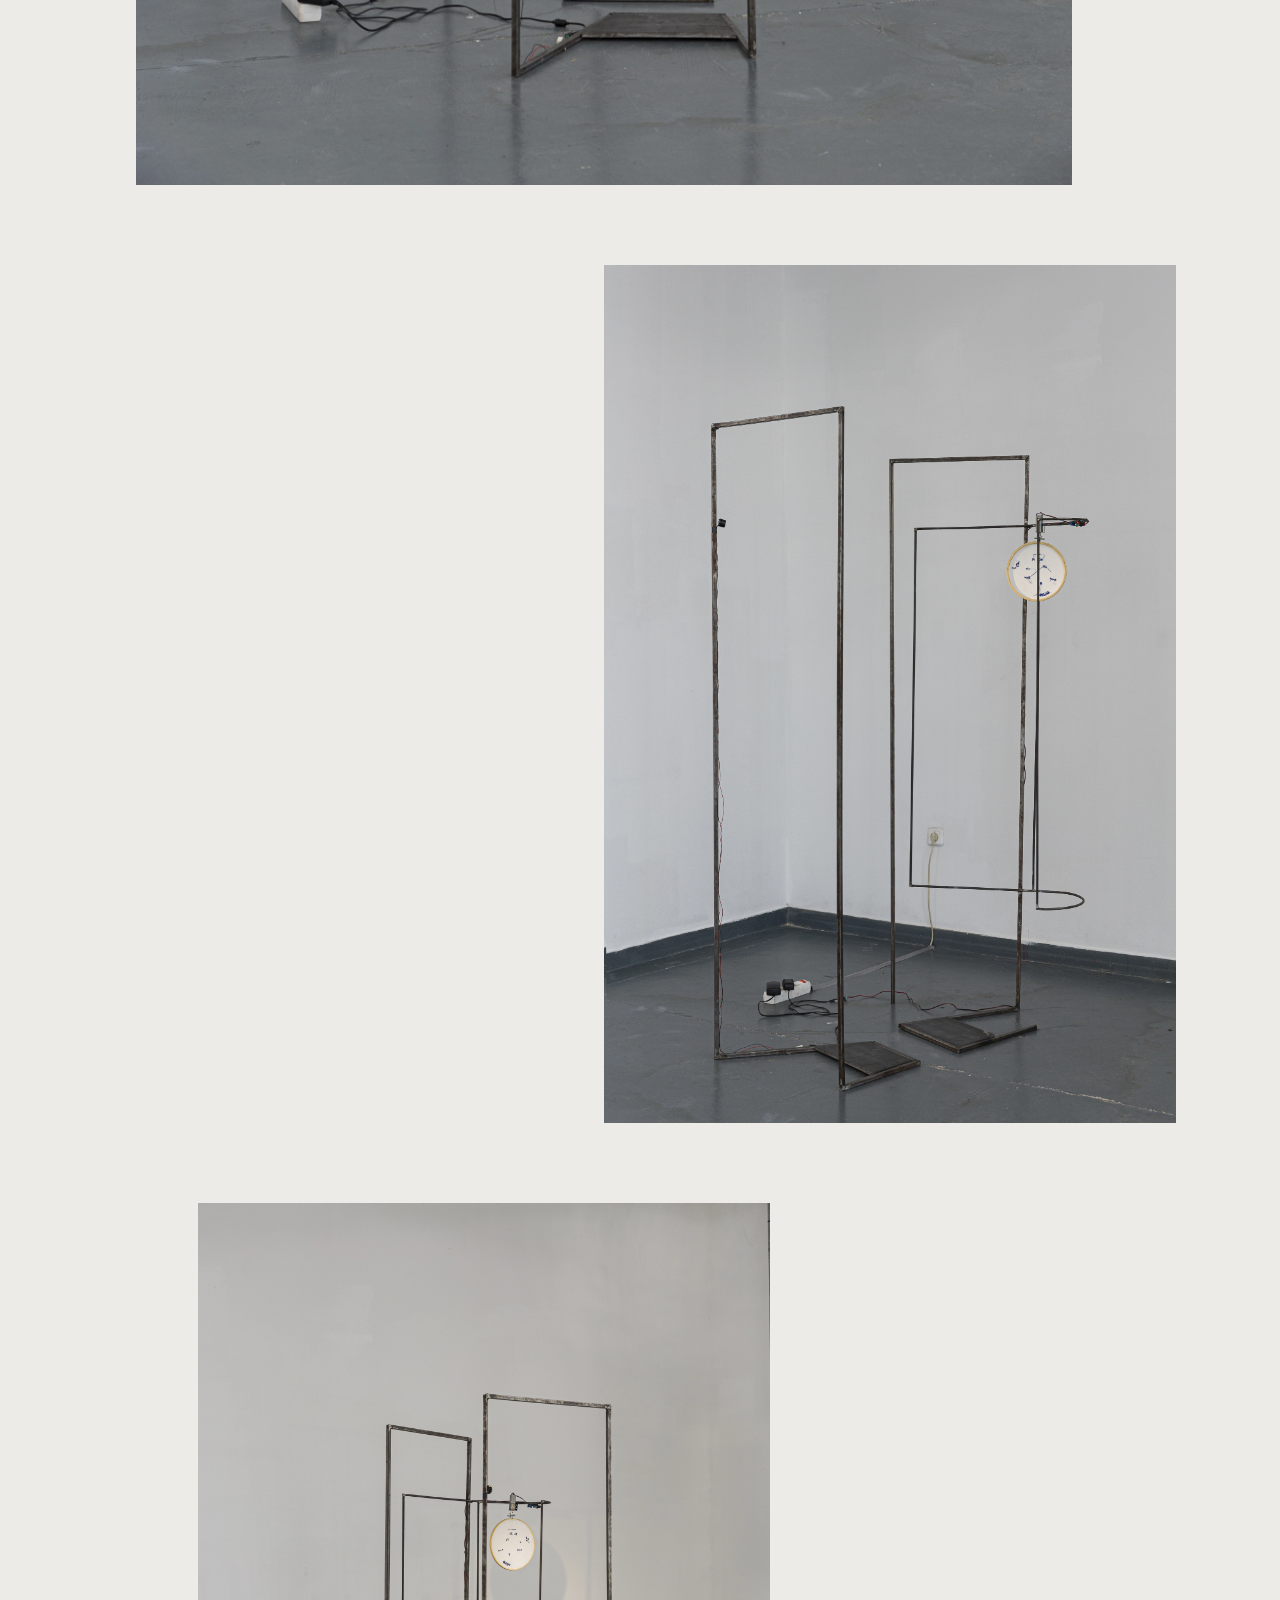
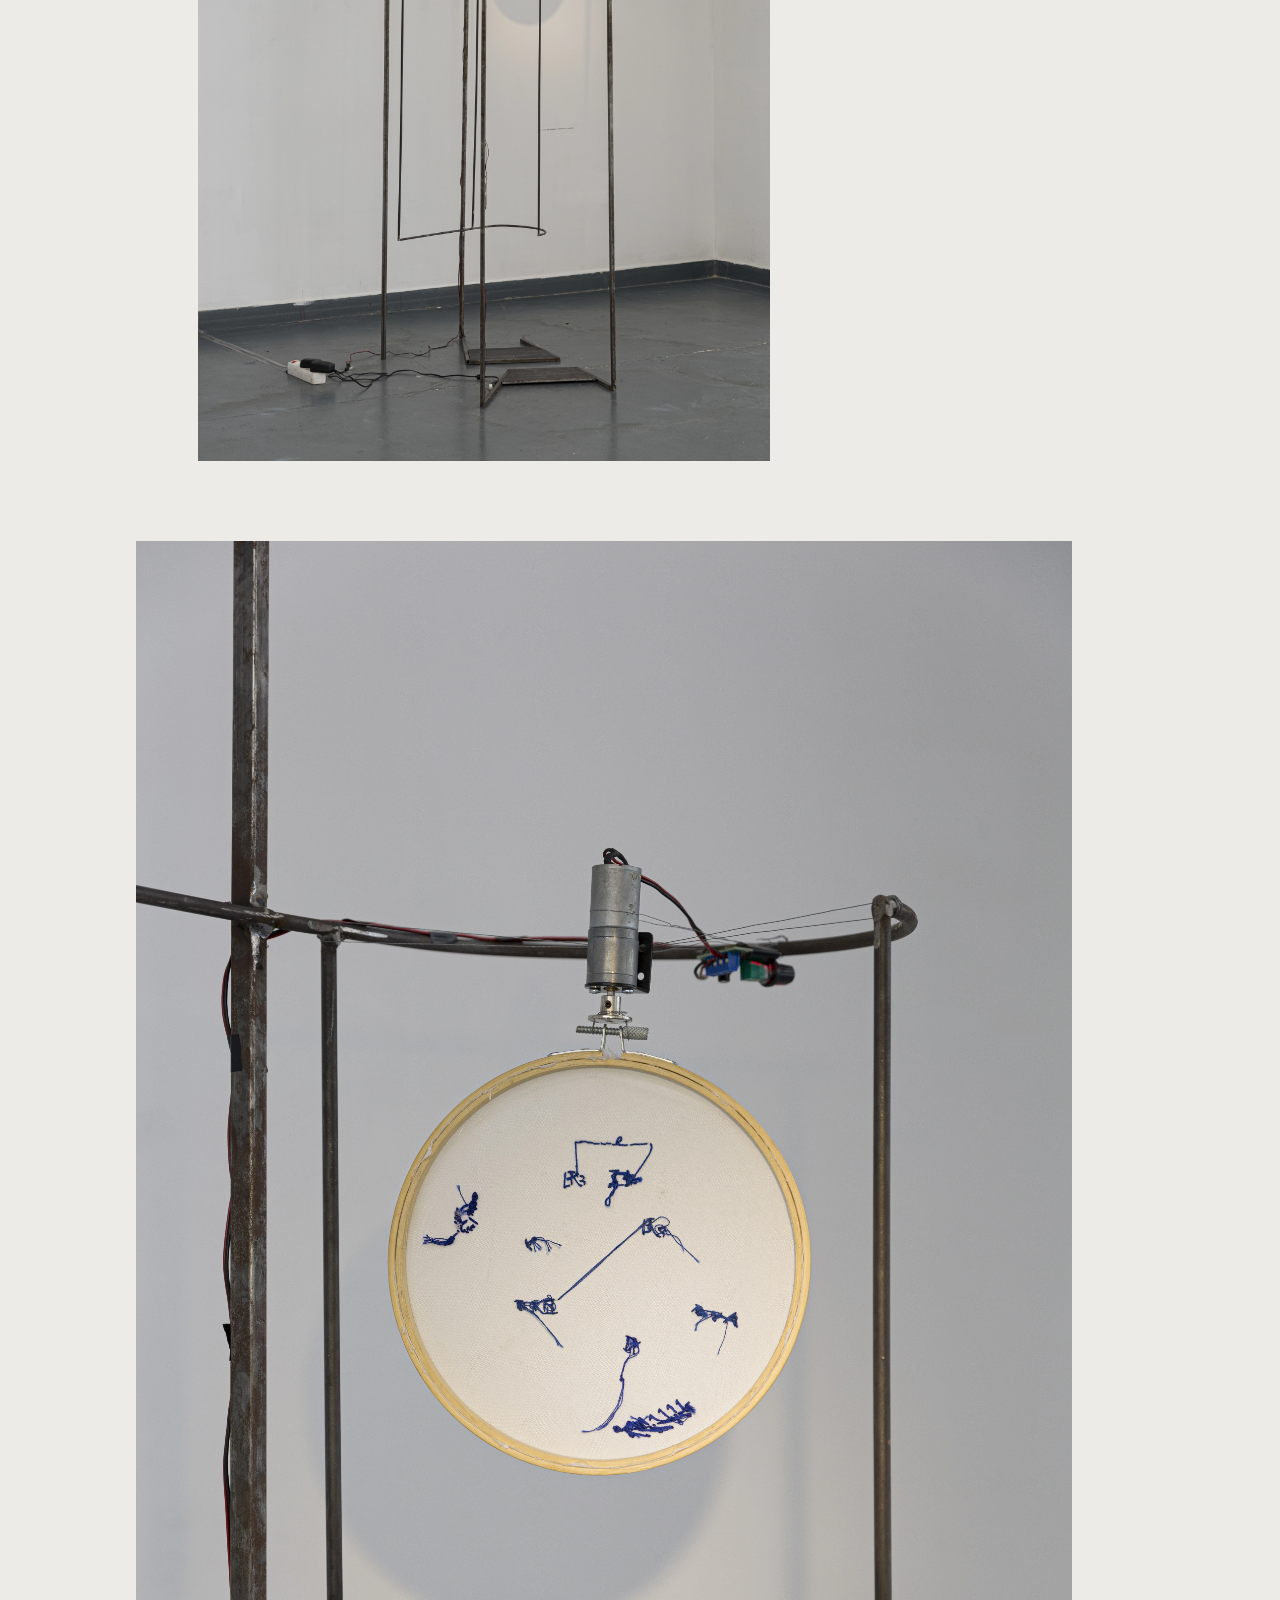
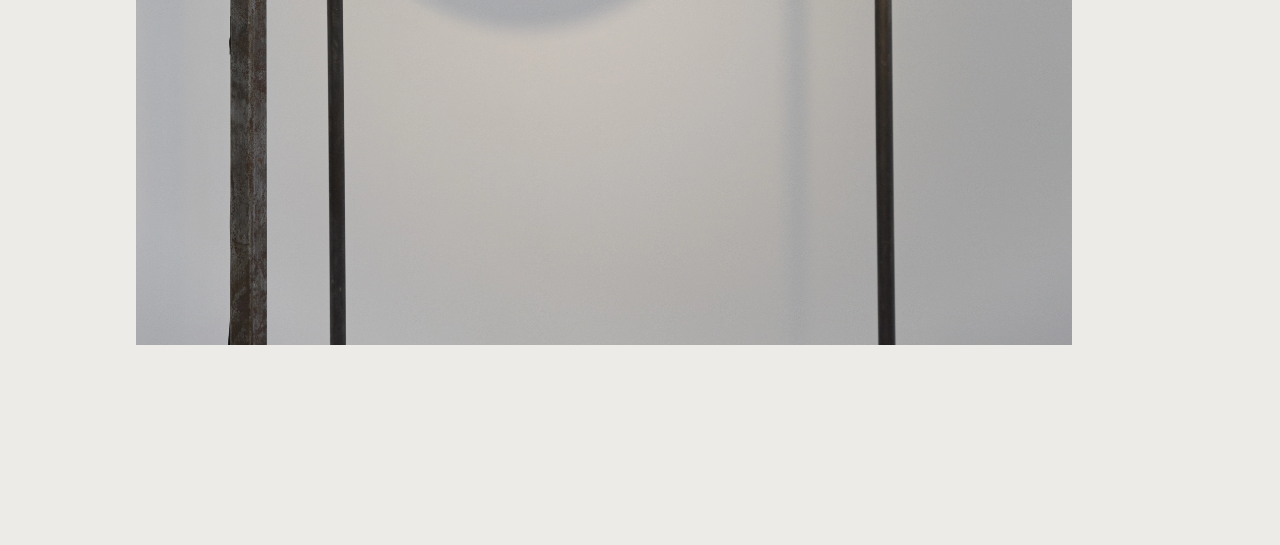
<file: projects/still-spinning.html>
<!DOCTYPE html>
<html lang="en">
<head>
<meta charset="UTF-8">
<meta name="viewport" content="width=device-width, initial-scale=1.0">
<title>Yes but now I can't speak to you about these things. Let's say everything is over and I am still spinning</title>
<link rel="preconnect" href="https://fonts.googleapis.com">
<link rel="preconnect" href="https://fonts.gstatic.com" crossorigin>
<link href="https://fonts.googleapis.com/css2?family=Fragment+Mono:ital@0;1&family=Outfit:wght@300;400&display=swap" rel="stylesheet">
<link rel="stylesheet" href="../css/style.css">
</head>
<body class="project-page">

<header class="site-header">
  <a href="../index.html" class="site-title">LYDIA MILIGKOU</a>
  <nav class="site-nav">
    <a href="../about.html" class="site-link">ABOUT</a>
    <a href="../contact.html" class="site-link">CONTACT</a>
  </nav>
</header>

<aside class="project-sidebar">
  <div class="project-sidebar-inner">
    <span class="project-material">metal, mini motor, led, embroidery</span>
    <span class="project-dimensions">200 × 150 × 90 cm</span>
  </div>
</aside>

<main class="project">

  <div class="project-header">
    <h1 class="project-title">Yes but now I can't speak to you about these things. Let's say everything is over and I am still spinning</h1>
    <span class="project-year">2020</span>
  </div>
    <p class="project-meta-mobile">metal, mini motor, led, embroidery<br>200 × 150 × 90 cm</p>

  <section class="project-text">
    <p class="ft-sub"><em>Part of How to dive if you're afraid of the whale</em></p>
  </section>

  <div class="project-images">
    <div class="project-image pi--wide">
      <img loading="lazy" src="../images/projects/still-spinning/01.webp" alt="">
    </div>
    <div class="project-image pi--medium pi--right">
      <img loading="lazy" src="../images/projects/still-spinning/02.webp" alt="">
    </div>
    <div class="project-image pi--medium pi--left">
      <img loading="lazy" src="../images/projects/still-spinning/03.webp" alt="">
    </div>
    <div class="project-image pi--wide">
      <img loading="lazy" src="../images/projects/still-spinning/04.webp" alt="">
    </div>
  </div>

</main>

</body>
</html>
</file>
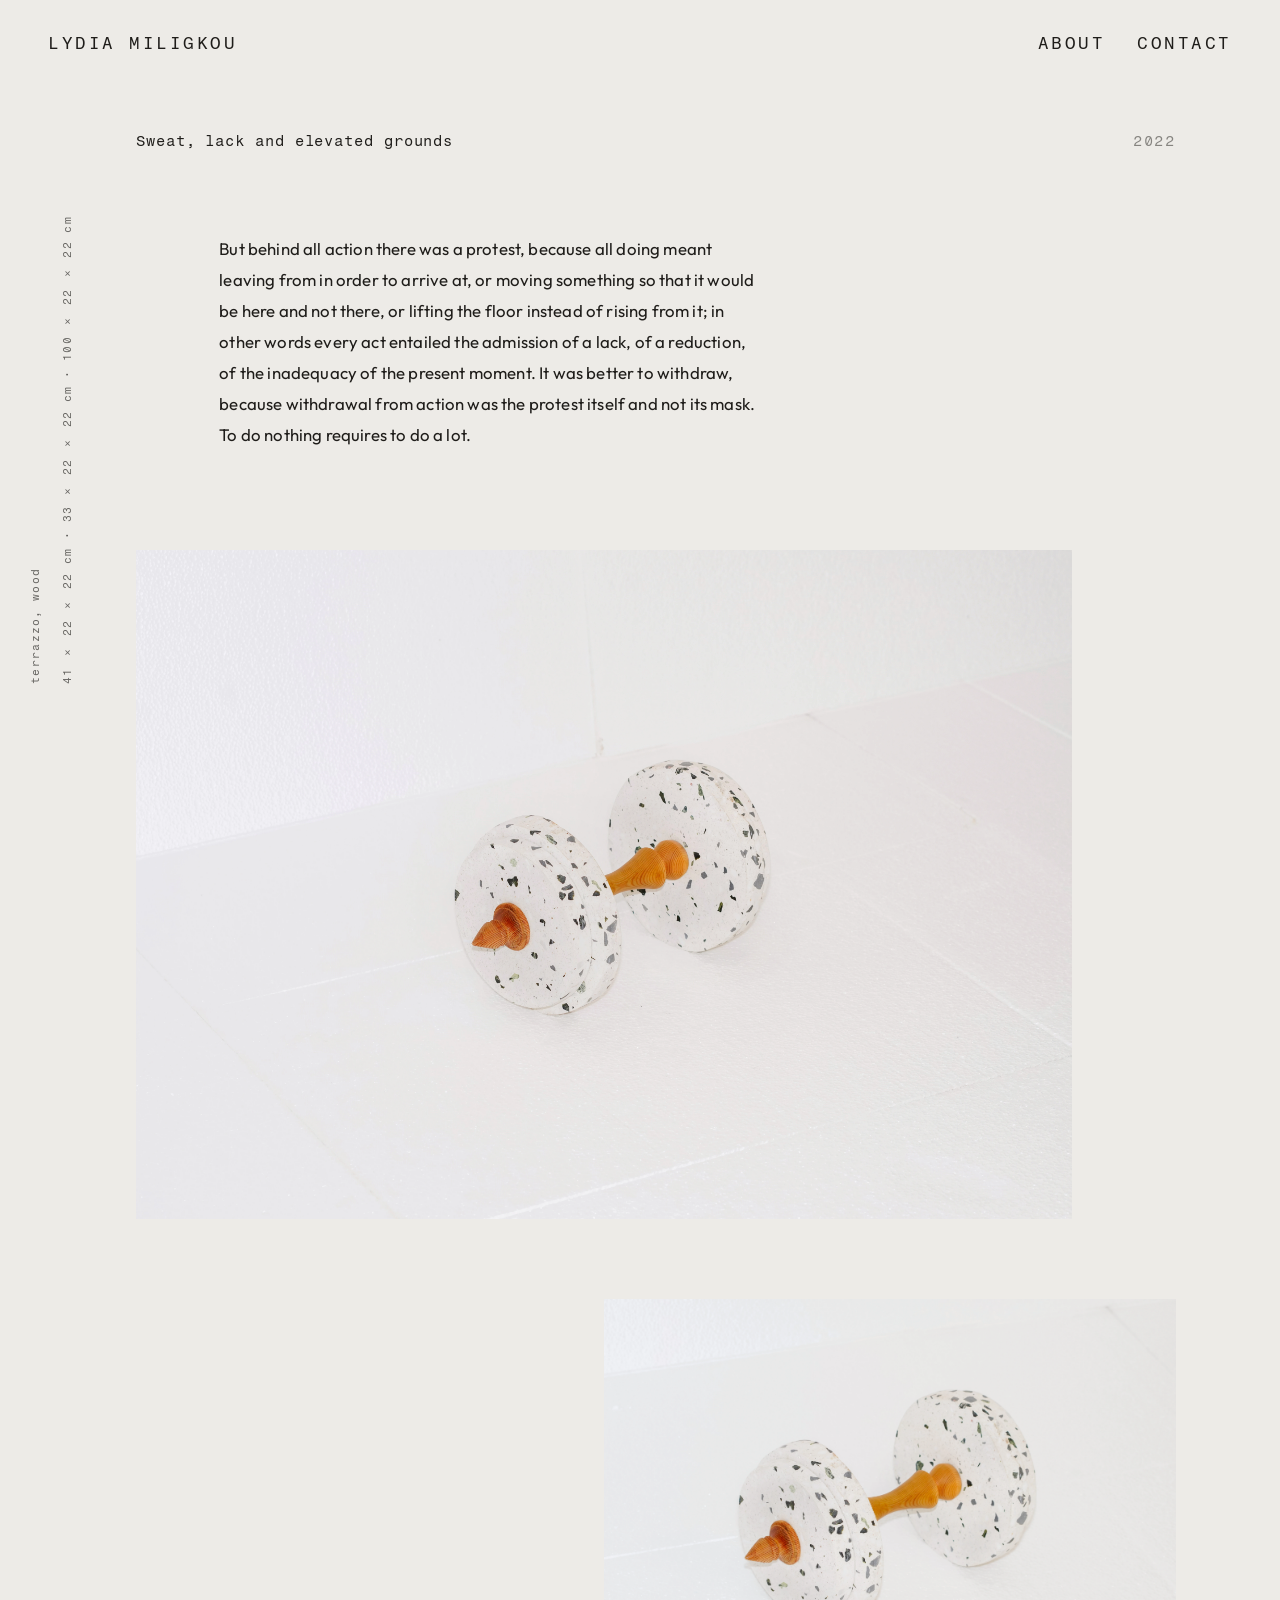
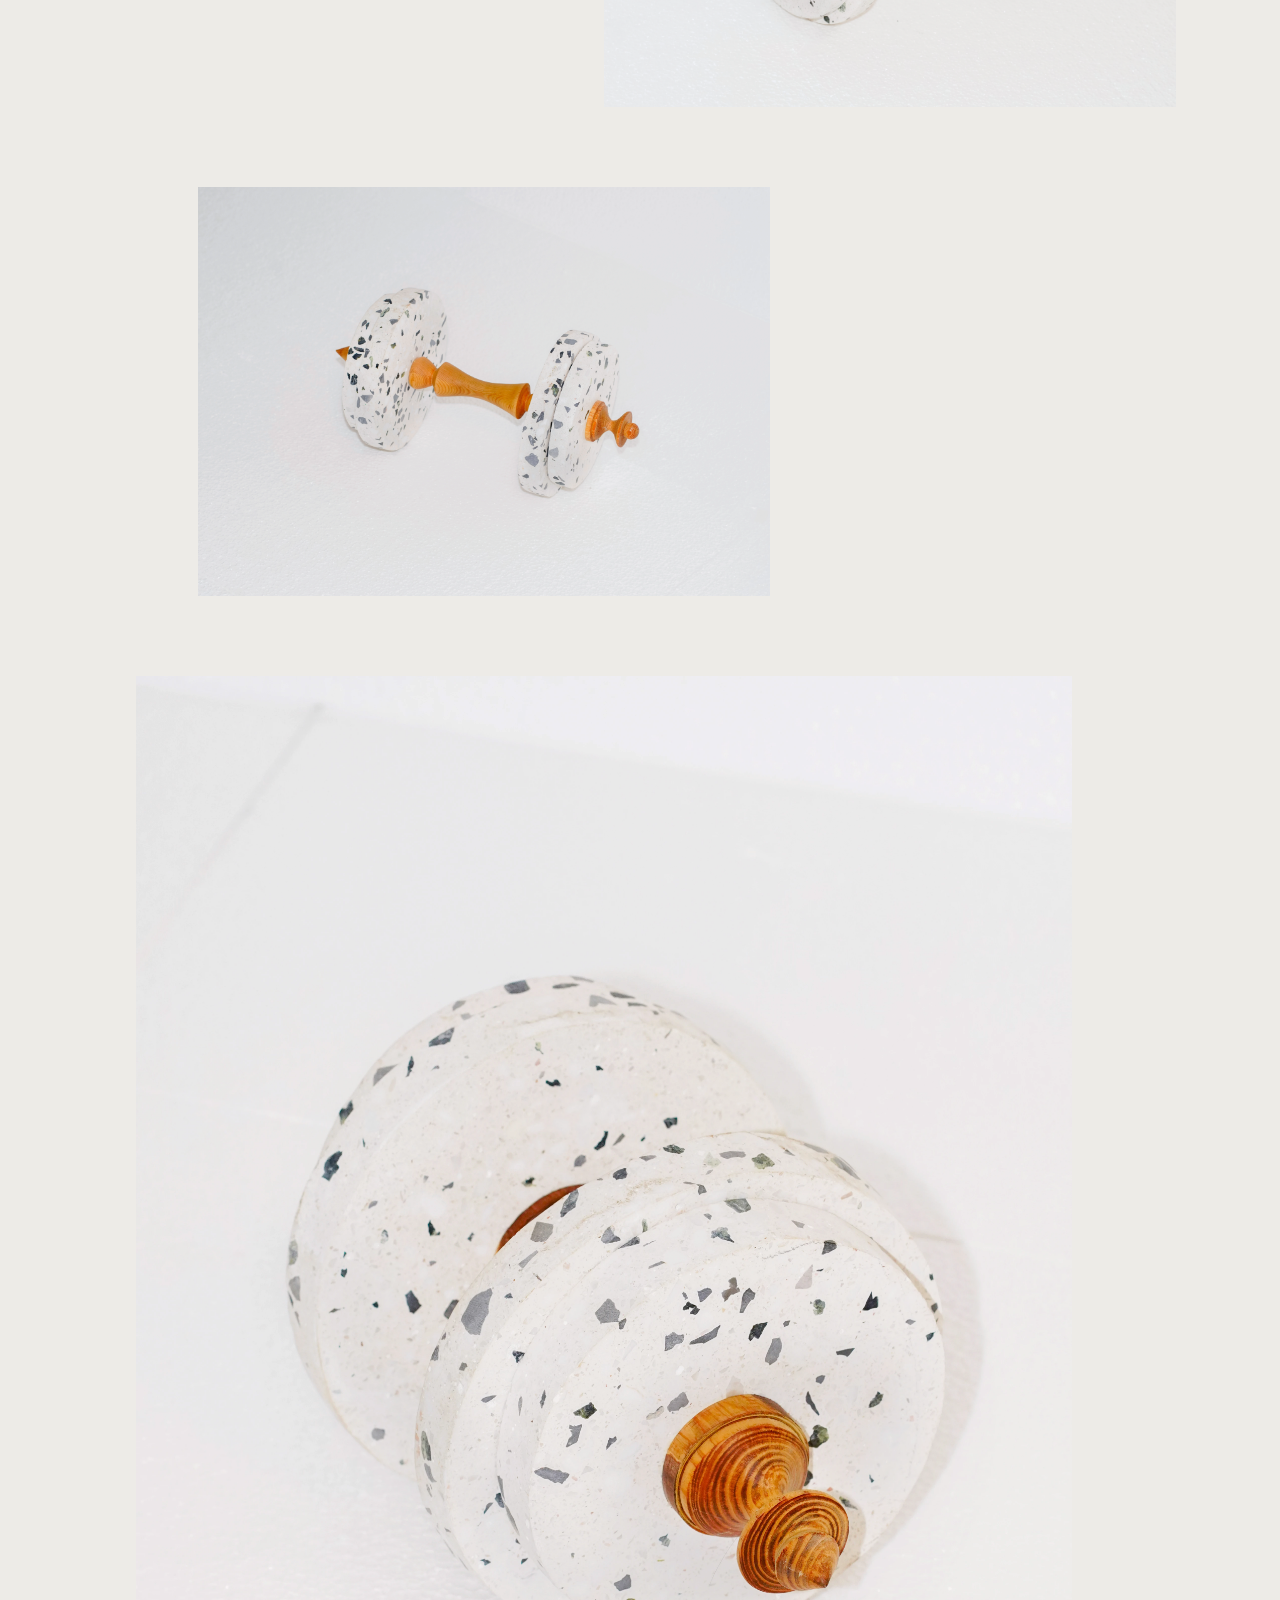
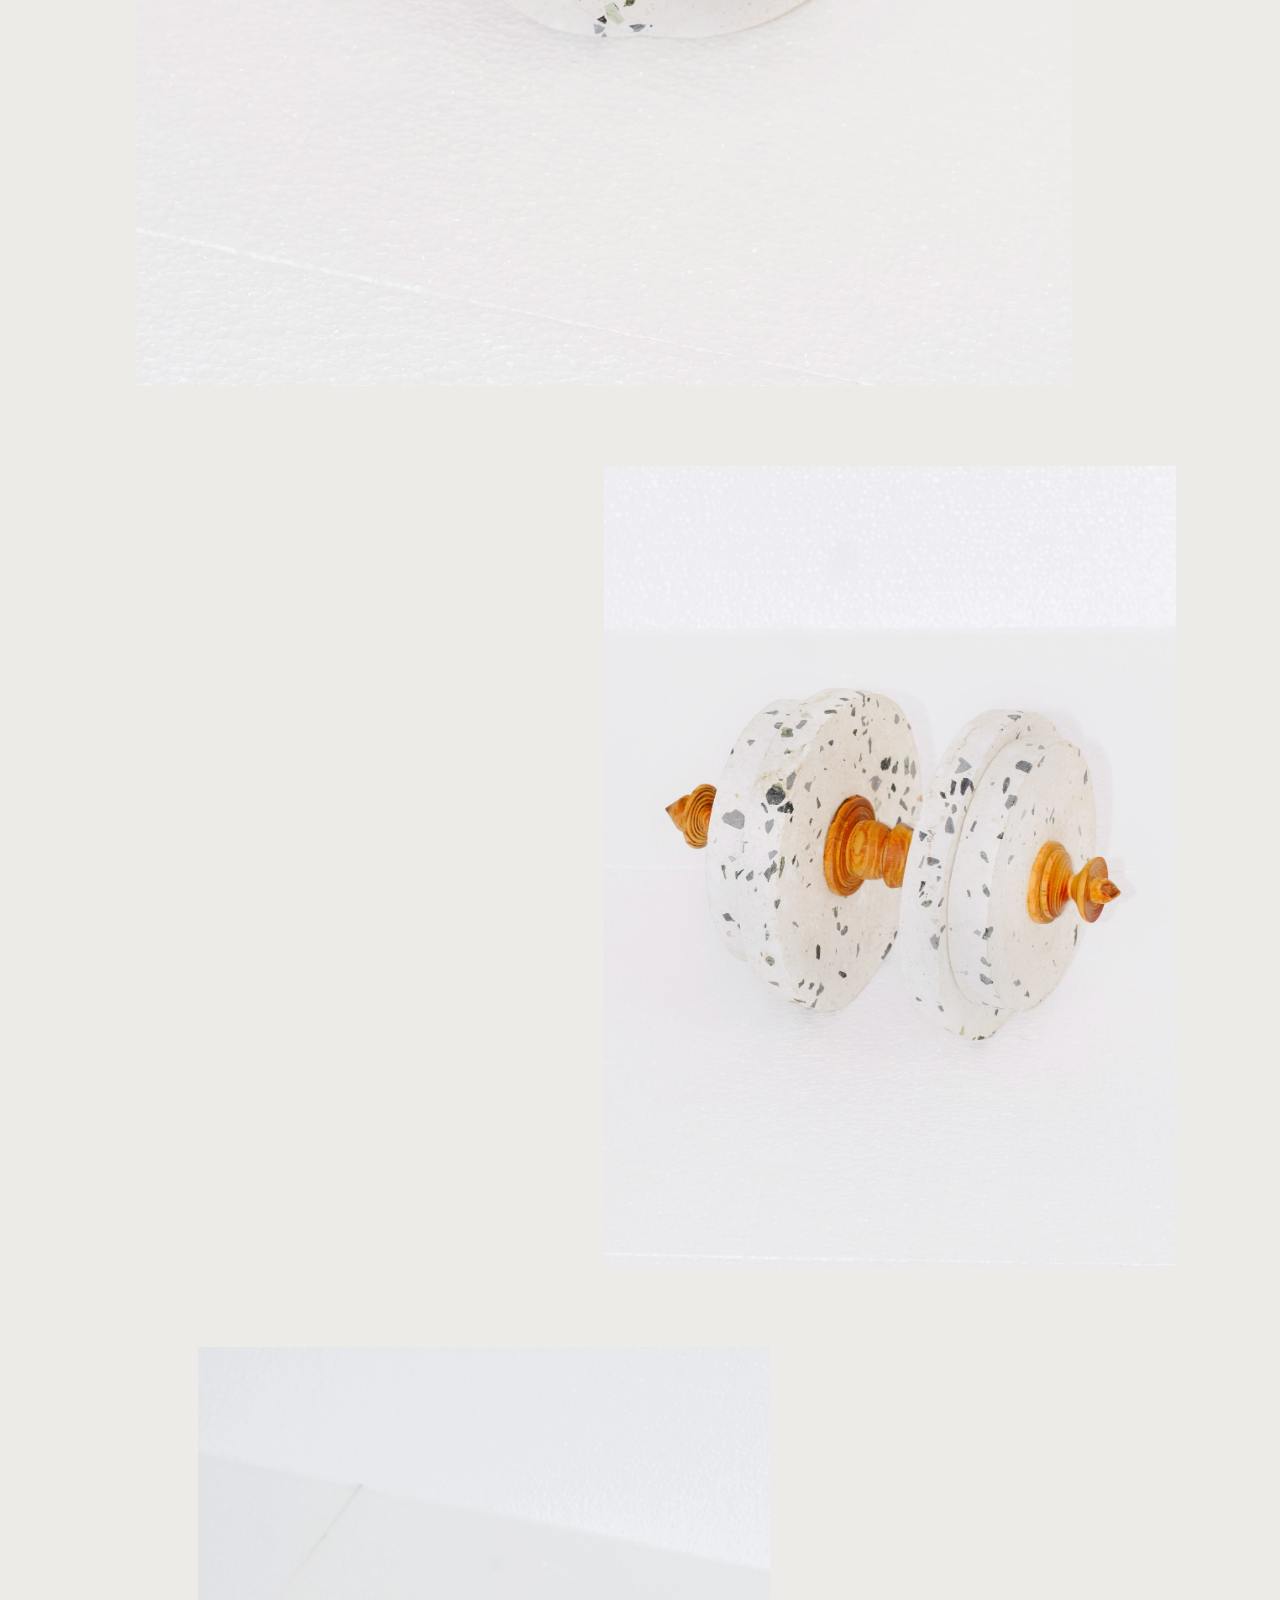
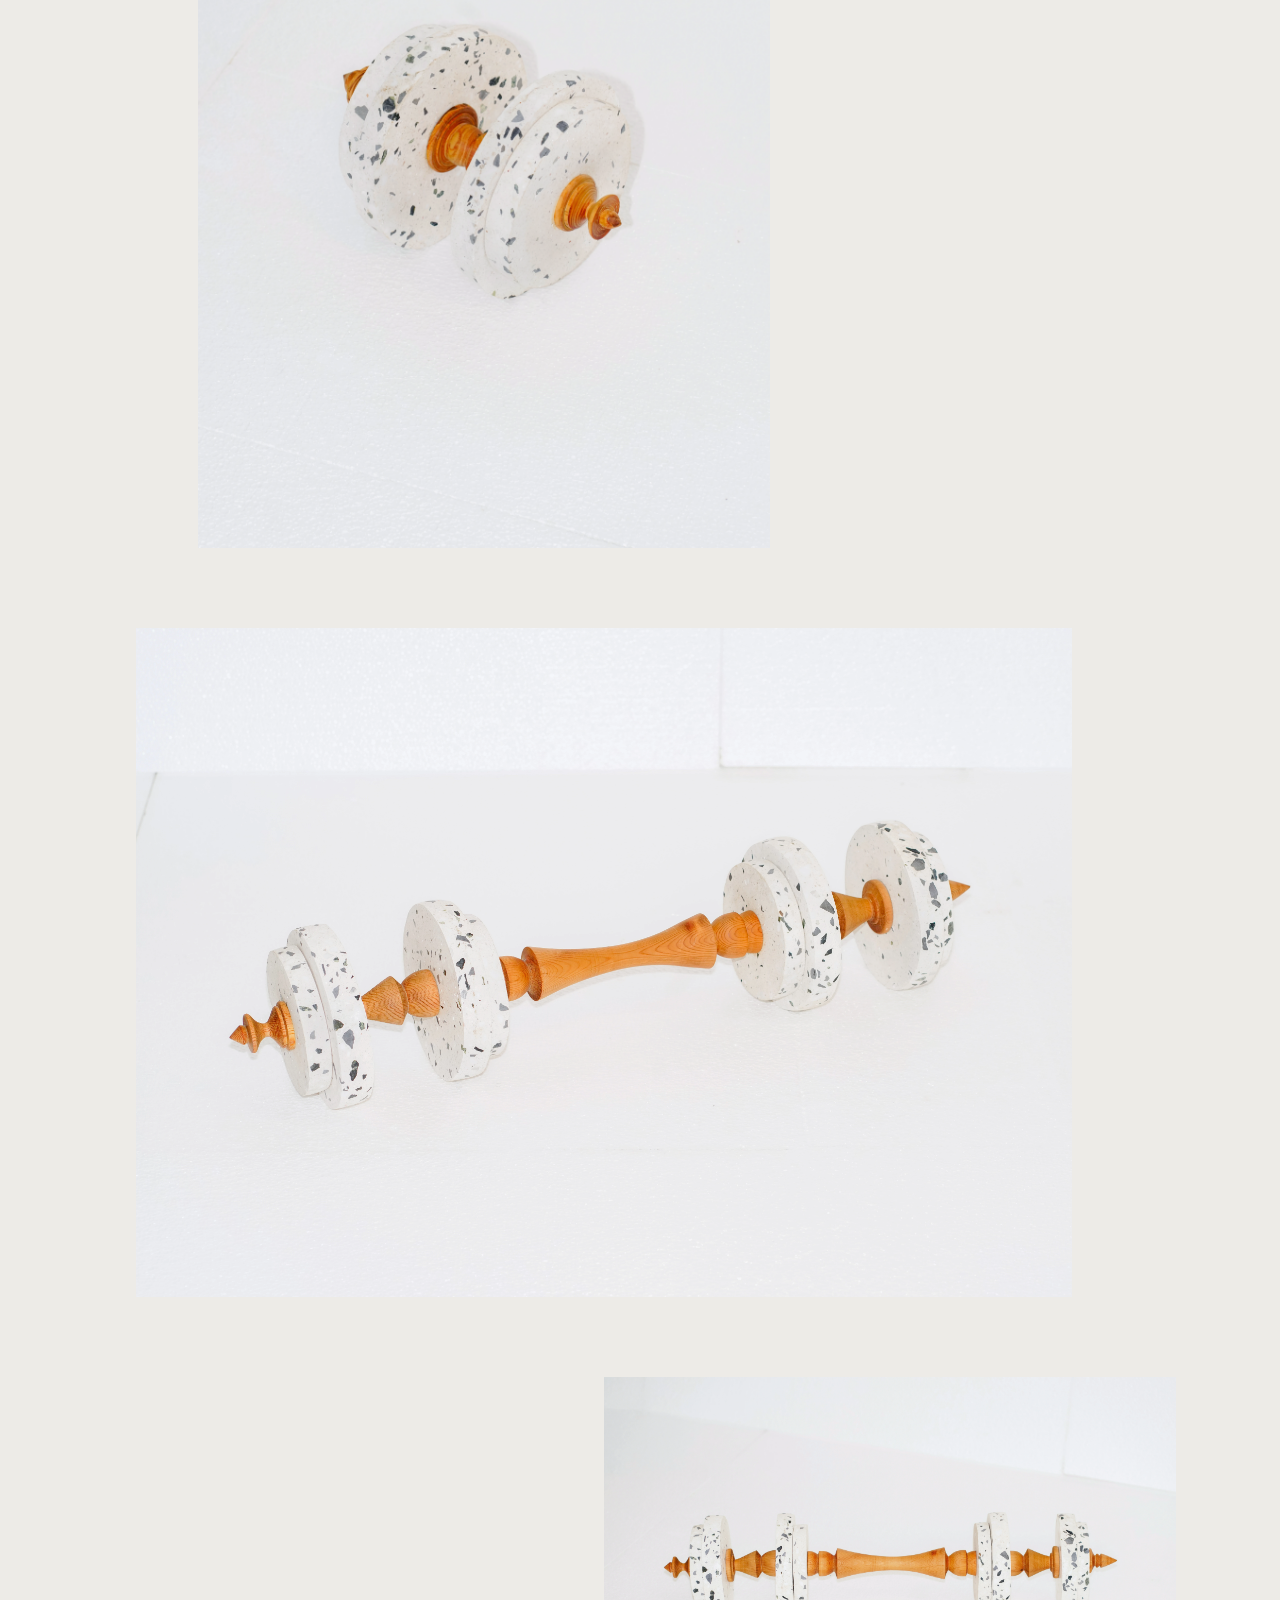
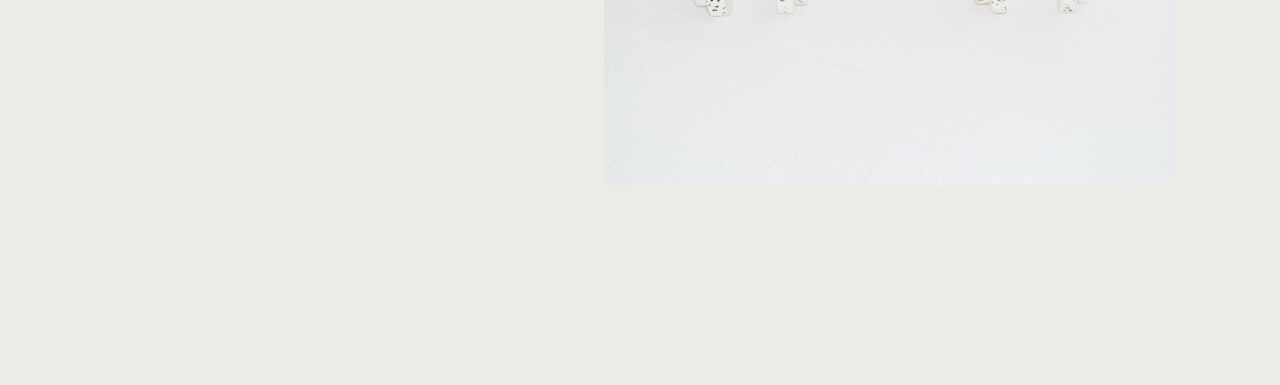
<file: projects/sweat-lack-elevated-grounds.html>
<!DOCTYPE html>
<html lang="en">
<head>
<meta charset="UTF-8">
<meta name="viewport" content="width=device-width, initial-scale=1.0">
<title>Sweat, lack and elevated grounds</title>
<link rel="preconnect" href="https://fonts.googleapis.com">
<link rel="preconnect" href="https://fonts.gstatic.com" crossorigin>
<link href="https://fonts.googleapis.com/css2?family=Fragment+Mono:ital@0;1&family=Outfit:wght@300;400&display=swap" rel="stylesheet">
<link rel="stylesheet" href="../css/style.css">
</head>
<body class="project-page">

<header class="site-header">
  <a href="../index.html" class="site-title">LYDIA MILIGKOU</a>
  <nav class="site-nav">
    <a href="../about.html" class="site-link">ABOUT</a>
    <a href="../contact.html" class="site-link">CONTACT</a>
  </nav>
</header>

<aside class="project-sidebar">
  <div class="project-sidebar-inner">
    <span class="project-material">terrazzo, wood</span>
    <span class="project-dimensions">41 × 22 × 22 cm · 33 × 22 × 22 cm · 100 × 22 × 22 cm</span>
  </div>
</aside>

<main class="project">

  <div class="project-header">
    <h1 class="project-title">Sweat, lack and elevated grounds</h1>
    <span class="project-year">2022</span>
  </div>
    <p class="project-meta-mobile">terrazzo, wood<br>41 × 22 × 22 cm · 33 × 22 × 22 cm · 100 × 22 × 22 cm</p>

  <section class="project-text">
    <p>But behind all action there was a protest, because all doing meant leaving from in order to arrive at, or moving something so that it would be here and not there, or lifting the floor instead of rising from it; in other words every act entailed the admission of a lack, of a reduction, of the inadequacy of the present moment. It was better to withdraw, because withdrawal from action was the protest itself and not its mask. To do nothing requires to do a lot.</p>
  </section>

  <div class="project-images">
    <div class="project-image pi--wide">
      <img loading="lazy" src="../images/projects/sweat-lack-elevated-grounds/01.webp" alt="">
    </div>
    <div class="project-image pi--medium pi--right">
      <img loading="lazy" src="../images/projects/sweat-lack-elevated-grounds/02.webp" alt="">
    </div>
    <div class="project-image pi--medium pi--left">
      <img loading="lazy" src="../images/projects/sweat-lack-elevated-grounds/03.webp" alt="">
    </div>
    <div class="project-image pi--wide">
      <img loading="lazy" src="../images/projects/sweat-lack-elevated-grounds/04.webp" alt="">
    </div>
    <div class="project-image pi--medium pi--right">
      <img loading="lazy" src="../images/projects/sweat-lack-elevated-grounds/05.webp" alt="">
    </div>
    <div class="project-image pi--medium pi--left">
      <img loading="lazy" src="../images/projects/sweat-lack-elevated-grounds/06.webp" alt="">
    </div>
    <div class="project-image pi--wide">
      <img loading="lazy" src="../images/projects/sweat-lack-elevated-grounds/07.webp" alt="">
    </div>
    <div class="project-image pi--medium pi--right">
      <img loading="lazy" src="../images/projects/sweat-lack-elevated-grounds/08.webp" alt="">
    </div>
  </div>

</main>

</body>
</html>
</file>
<file: css/style.css>
@import url('https://fonts.googleapis.com/css2?family=Fragment+Mono:ital@0;1&family=Outfit:wght@300;400&display=swap');

:root {
  --bg: #edebe7;
  --text: #1f1d1a;
  --muted: rgba(31, 29, 26, 0.5);
  --marquee-speed: 38s;
}

* {
  box-sizing: border-box;
}

html {
  font-size: 16px;
}

body {
  margin: 0;
  min-height: 100vh;
  background: var(--bg);
  color: var(--text);
  font-family: 'Fragment Mono', monospace;
  font-weight: 400;
  cursor: none;
}

.homepage {
  overflow-x: hidden;
}

/* ─── CUSTOM CURSOR ─────────────────────────────── */

.cursor,
.cursor-dot {
  position: fixed;
  pointer-events: none;
  z-index: 9999;
  border-radius: 50%;
  will-change: transform;
}

/* outer ring — lags behind */
.cursor {
  width: 36px;
  height: 36px;
  border: 1px solid rgba(31, 29, 26, 0.35);
  margin-left: -18px;
  margin-top: -18px;
  transition: width 0.3s ease, height 0.3s ease, border-color 0.3s ease;
}

/* inner dot — instant */
.cursor-dot {
  width: 4px;
  height: 4px;
  background: var(--text);
  margin-left: -2px;
  margin-top: -2px;
}

.cursor.cursor--hover {
  width: 56px;
  height: 56px;
  margin-left: -28px;
  margin-top: -28px;
  border-color: rgba(31, 29, 26, 0.6);
}

/* ─── HEADER ─────────────────────────────────────── */

.site-header {
  position: fixed;
  top: 2.2rem;
  left: 0;
  right: 0;
  z-index: 20;
  display: flex;
  justify-content: space-between;
  align-items: center;
  padding: 0 3rem;
}

.site-title,
.site-link {
  text-decoration: none;
  color: var(--text);
  font-family: 'Fragment Mono', monospace;
  font-weight: 400;
  font-size: 1.05rem;
  letter-spacing: 0.15em;
  line-height: 1;
  transition: opacity 0.2s ease;
}

.site-title {
  font-weight: 400;
}

.site-nav {
  display: flex;
  gap: 2rem;
}

.site-title:hover,
.site-link:hover {
  opacity: 0.45;
}

/* ─── CANVAS ─────────────────────────────────────── */

.canvas {
  position: relative;
  width: 100%;
  min-height: 320vh;
  padding-bottom: 2rem;
}

/* ─── ARTWORK ENTRANCE ───────────────────────────── */

.artwork {
  position: absolute;
  display: block;
  text-decoration: none;
  color: var(--text);
  opacity: 0;
  transform: translateY(18px);
  animation: fadeUp 0.8s cubic-bezier(0.22, 1, 0.36, 1) forwards;
}

@keyframes fadeUp {
  to {
    opacity: 1;
    transform: translateY(0);
  }
}

/* ─── ARTWORK IMAGE WRAPPER (for clipping zoom) ──── */

.artwork-img-wrap {
  overflow: hidden;
  display: block;
}

.artwork-image {
  display: block;
  width: 100%;
  height: auto;
  transition: transform 0.65s cubic-bezier(0.25, 0.46, 0.45, 0.94),
              filter 0.5s ease;
}

/* ─── HOVER: ZOOM ────────────────────────────────── */

.hover-zoom .artwork-image {
  transform-origin: center center;
}

.hover-zoom:hover .artwork-image {
  transform: scale(1.04);
}

/* ─── CAPTIONS ───────────────────────────────────── */

.artwork-caption {
  margin-top: 12px;
  opacity: 0;
  transform: translateY(4px);
  transition: opacity 0.3s ease, transform 0.3s ease;
}

.artwork:hover .artwork-caption {
  opacity: 1;
  transform: translateY(0);
}

.artwork-title {
  margin: 0;
  font-family: 'Fragment Mono', monospace;
  font-style: normal;
  font-weight: 400;
  font-size: 0.82rem;
  line-height: 1.6;
  letter-spacing: 0.02em;
}

.artwork-year {
  margin: 0.35rem 0 0 0;
  font-family: 'Fragment Mono', monospace;
  font-weight: 400;
  font-size: 0.75rem;
  letter-spacing: 0.12em;
  color: var(--muted);
}

/* ─── POSITIONS ──────────────────────────────────── */

.artwork--1 {
  width: min(42vw, 650px);
  left: 10%;
  top: 22vh;
}

.artwork--2 {
  width: min(28vw, 650px);
  right: 12%;
  top: 48vh;
}

.artwork--3 {
  width: min(28vw, 500px);
  right: 60%;
  top: 88vh;
}

.artwork--4 {
  width: min(42vw, 650px);
  left: 50%;
  top: 120vh;
}

.artwork--5 {
  width: min(40vw, 600px);
  left: 8%;
  top: 185vh;
}

.artwork--6 {
  width: min(36vw, 450px);
  left: 60%;
  transform: translateX(-50%);
  top: 190vh;
}

.artwork--7 {
  width: min(55vw, 600px);
  left: 10%;
  top: 245vh;
}

.artwork--8 {
  width: min(30vw, 460px);
  left: 20%;
  top: 336vh;
}

/* ─── TABLET ─────────────────────────────────────── */

@media (max-width: 1100px) {
  .site-header {
    padding: 0 2rem;
  }

  .artwork--1 {
    width: min(38vw, 400px);
    left: 9%;
    top: 24vh;
  }

  .artwork--2 {
    width: min(23vw, 220px);
    right: 10%;
    top: 50vh;
  }
}

/* ─── MOBILE ─────────────────────────────────────── */

@media (max-width: 780px) {
  body {
    cursor: auto;
  }

  .cursor,
  .cursor-dot {
    display: none;
  }

  .homepage {
    overflow: auto;
  }

  .site-header {
    top: 1.4rem;
    padding: 0 1.4rem;
    gap: 1.5rem;
  }

  .site-title,
  .site-link {
    font-size: 0.72rem;
    letter-spacing: 0.12em;
  }

  .site-nav {
    gap: 1.2rem;
  }

  .canvas {
    height: auto;
    min-height: 100vh;
    padding: 6rem 1.2rem 5rem;
    display: flex;
    flex-direction: column;
    gap: 2.5rem;
  }

  .artwork {
    position: static;
    width: 100%;
    max-width: 620px;
    margin: 0 auto;
    opacity: 1;
    transform: none;
    animation: none;
  }

  .artwork-caption {
    opacity: 1;
    transform: none;
  }
}

/* ─── PROJECT PAGE ───────────────────────────────── */

body.project-page {
  background: var(--bg);
  color: var(--text);
  cursor: auto;
}

/* ─── SIDEBAR ────────────────────────────────────── */

.project-meta-mobile {
  display: none;
}

.project-sidebar {
  position: fixed;
  left: 1.8rem;
  top: 50%;
  transform: translateY(-50%);
  z-index: 10;
  display: flex;
  align-items: center;
  justify-content: flex-start;
}

.project-sidebar-inner {
  display: flex;
  flex-direction: column;
  gap: 1.2rem;
  writing-mode: vertical-rl;
  transform: rotate(180deg);
}

.project-material,
.project-dimensions {
  font-family: 'Fragment Mono', monospace;
  font-size: 0.68rem;
  letter-spacing: 0.12em;
  color: rgba(31, 29, 26, 0.65);
  white-space: nowrap;
}

/* ─── PROJECT MAIN ───────────────────────────────── */

.project {
  width: 100%;
  max-width: 1200px;
  margin: 0 auto;
  padding: 130px 5% 200px 6rem;
}

/* ─── DOCUMENT HEADER ────────────────────────────── */

.project-header {
  display: flex;
  justify-content: space-between;
  align-items: baseline;
  margin-bottom: 80px;
  gap: 2rem;
}

.project-title {
  margin: 0;
  font-family: 'Fragment Mono', monospace;
  font-weight: 400;
  font-style: normal;
  font-size: 0.95rem;
  letter-spacing: 0.06em;
  line-height: 1.5;
  max-width: 60%;
}

.project-year {
  font-family: 'Fragment Mono', monospace;
  font-weight: 400;
  font-size: 0.95rem;
  letter-spacing: 0.12em;
  color: var(--muted);
  white-space: nowrap;
  flex-shrink: 0;
}

/* ─── TEXT ───────────────────────────────────────── */

.project-text {
  max-width: 540px;
  margin: 0 0 100px 8%;
}

.project-text p {
  margin: 0;
  font-family: 'Outfit', sans-serif;
  font-weight: 400;
  font-size: 1.05rem;
  line-height: 1.85;
  letter-spacing: 0.01em;
  color: var(--text);
}

/* ─── IMAGES ─────────────────────────────────────── */

.project-images {
  display: flex;
  flex-direction: column;
  gap: 80px;
}

.project-image img {
  display: block;
  width: 75%;
  height: auto;
}

/* wide — full column width */
.pi--wide img {
  width: 90%;
}

/* medium — roughly half */
.pi--medium img {
  width: min(55%, 640px);
}

/* small — roughly a third */
.pi--small img {
  width: min(38%, 440px);
}

/* right-aligned */
.pi--right img {
  margin-left: auto;
  margin-right: 0;
}

/* left-aligned with slight indent */
.pi--left img {
  margin-left: 6%;
}

/* ─── MOBILE ─────────────────────────────────────── */

@media (max-width: 900px) {
  .project-sidebar {
    display: none;
  }

  .project-meta-mobile {
    display: block;
    margin-top: 0.5rem;
    font-family: 'Fragment Mono', monospace;
    font-size: 0.58rem;
    letter-spacing: 0.08em;
    color: rgba(31, 29, 26, 0.35);
    line-height: 1.8;
  }

  .project {
    padding: 110px 1.2rem 120px;
  }

  .project-header {
    flex-direction: column;
    gap: 0.4rem;
    margin-bottom: 40px;
  }

  .project-title {
    max-width: 100%;
  }

  .project-text {
    margin: 0 0 60px 0;
    max-width: 100%;
  }

  .project-images {
    gap: 50px;
  }

  .pi--medium img,
  .pi--small img {
    width: 100%;
    margin-left: 0;
  }
}

/* ─── CONTACT PAGE ───────────────────────────────── */

body.contact-page {
  background: var(--bg);
  color: var(--text);
  cursor: auto;
  height: 100vh;
  overflow: hidden;
}

.contact-footer {
  position: fixed;
  bottom: 0;
  left: 0;
  right: 0;
}

.contact-wave {
  display: block;
  width: 100%;
  height: 120px;
  color: var(--text);
  opacity: 0.3;
}

.contact-info {
  display: flex;
  justify-content: space-between;
  align-items: center;
  padding: 1.2rem 3rem 2rem;
  gap: 2rem;
}

.contact-item {
  font-family: 'Fragment Mono', monospace;
  font-size: 0.78rem;
  letter-spacing: 0.1em;
  color: var(--text);
  text-decoration: none;
  transition: opacity 0.2s ease;
}

.contact-item:hover {
  opacity: 0.5;
}

.contact-year {
  color: var(--muted);
}

@media (max-width: 780px) {
  body.contact-page {
    height: auto;
    overflow: auto;
  }

  .contact-footer {
    position: static;
    margin-top: 40vh;
  }

  .contact-info {
    flex-direction: column;
    align-items: flex-start;
    padding: 1rem 1.2rem 3rem;
    gap: 1rem;
  }
}

/* ─── ABOUT PAGE ─────────────────────────────────── */

body.about-page {
  background: var(--bg);
  color: var(--text);
  cursor: auto;
  height: 100vh;
  overflow: hidden;
  display: flex;
  flex-direction: column;
}

.about-main {
  flex: 1;
  display: flex;
  align-items: center;
  justify-content: flex-start;
  padding: 0 3rem;
}

.about-text {
  font-family: 'Fragment Mono', monospace;
  font-weight: 400;
  font-size: 1.05rem;
  letter-spacing: 0.04em;
  line-height: 1.6;
  color: var(--text);
  margin: 0;
  max-width: 560px;
  text-align: left;
}

@media (max-width: 780px) {
  .about-main {
    padding: 0 1.4rem;
  }

  .about-text {
    font-size: 1rem;
  }
}

/* ─── FIREFLIES TEXT ─────────────────────────────── */

.fireflies-text {
  max-width: 640px;
  margin: 0 0 100px 8%;
  position: relative;
}

.fireflies-text p {
  font-family: 'Outfit', sans-serif;
  font-weight: 400;
  font-size: 1.05rem;
  line-height: 2.1;
  letter-spacing: 0.01em;
  color: var(--text);
  margin: 0 0 2rem 0;
}

.ft-indent-1 {
  display: inline-block;
  margin-left: 38%;
}

.ft-indent-2 {
  display: inline-block;
  margin-left: 42%;
}

.ft-indent-3 {
  display: inline-block;
  margin-left: 28%;
}

.ft-right {
  display: block;
  text-align: right;
}

.ft-right-inline {
  float: right;
  clear: right;
}

.ft-sub {
  margin-top: 1rem;
  font-size: 0.85rem !important;
  opacity: 0.5;
}

@media (max-width: 900px) {
  .fireflies-text {
    margin: 0 0 60px 0;
    max-width: 100%;
  }

  .ft-indent-1,
  .ft-indent-2,
  .ft-indent-3 {
    margin-left: 20%;
  }

  .ft-right-inline {
    float: none;
    display: block;
    text-align: right;
  }
}

/* ─── SITE CREDIT ────────────────────────────────── */

.site-credit {
  position: absolute;
  bottom: 2rem;
  left: 50%;
  transform: translateX(-50%);
  white-space: nowrap;
}

.site-credit a {
  font-family: 'Fragment Mono', monospace;
  font-size: 0.58rem;
  letter-spacing: 0.1em;
  color: var(--muted);
  text-decoration: none;
  transition: opacity 0.2s ease;
}

.site-credit a:hover {
  opacity: 0.5;
}

.project-page .site-credit {
  position: static !important;
  left: auto !important;
  transform: none !important;
  display: block;
  width: 100%;
  text-align: center;
  padding: 3rem 0 2rem;
}
</file>
